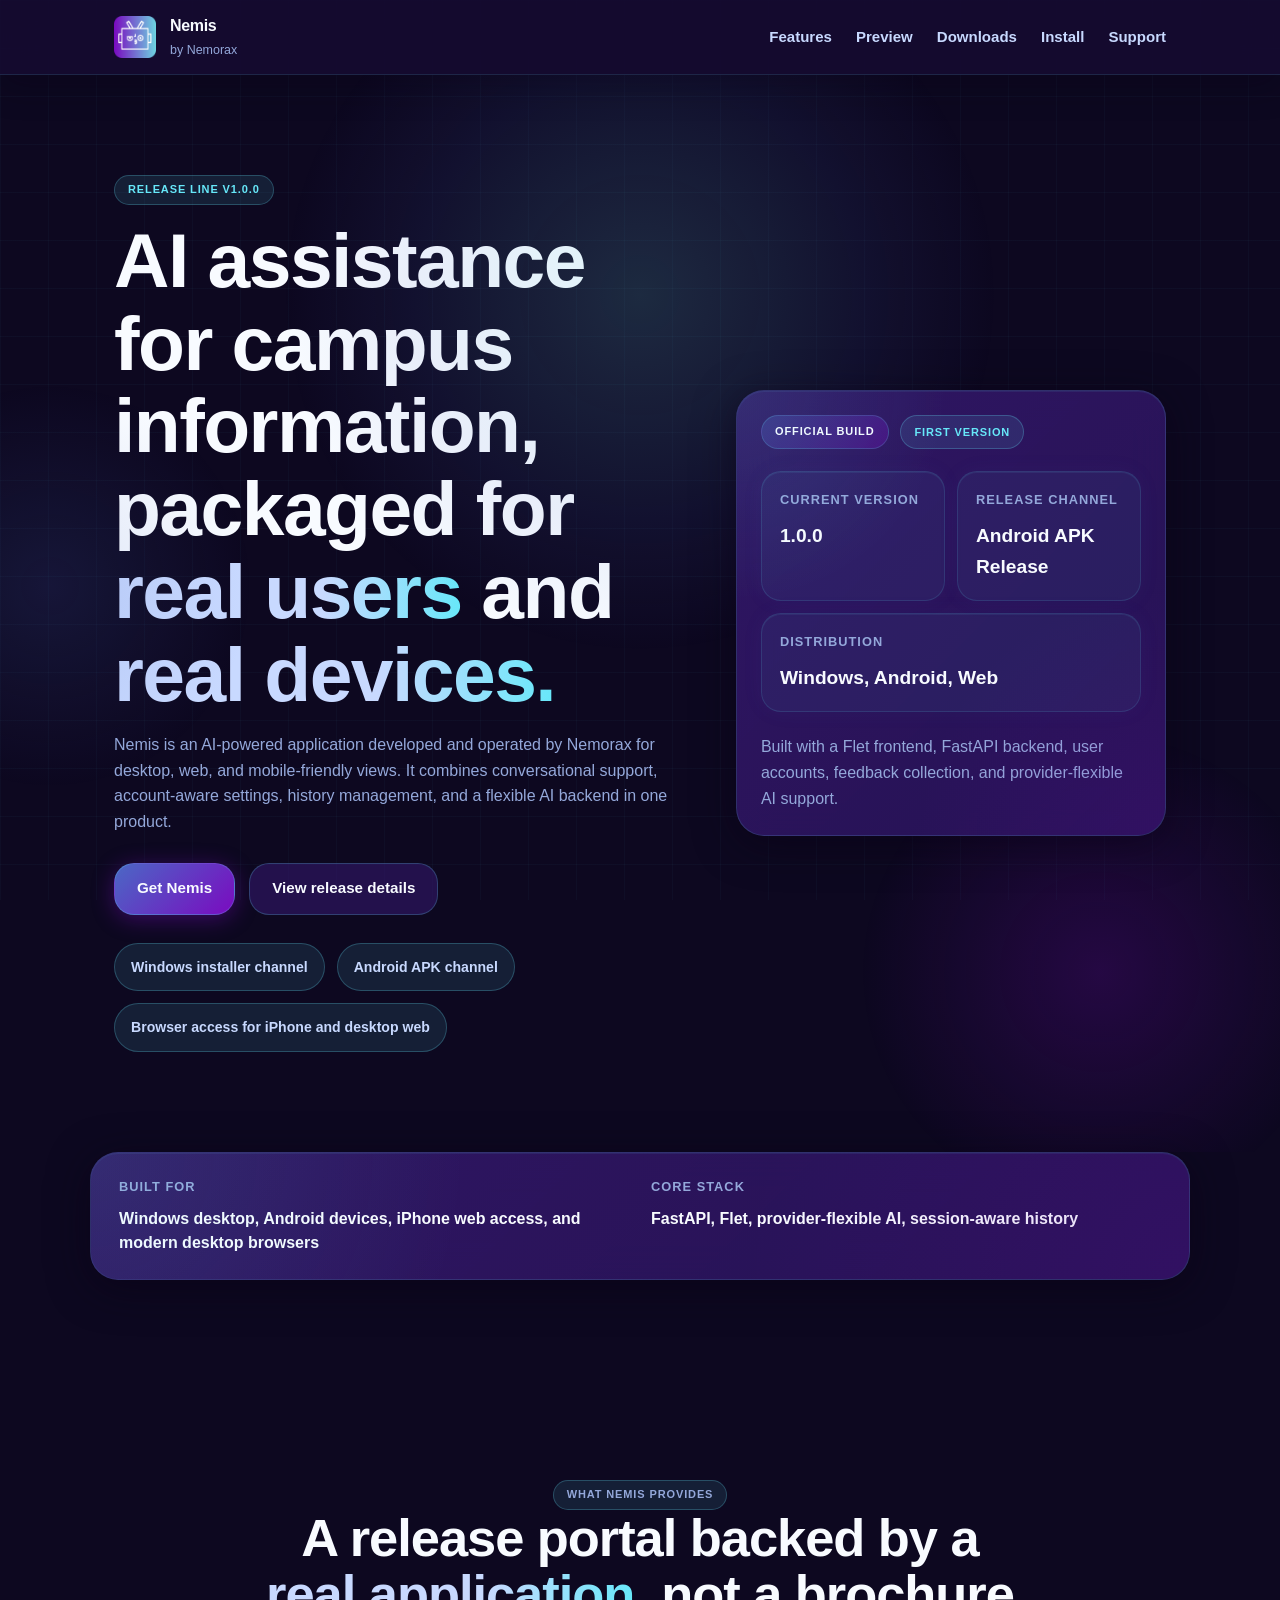
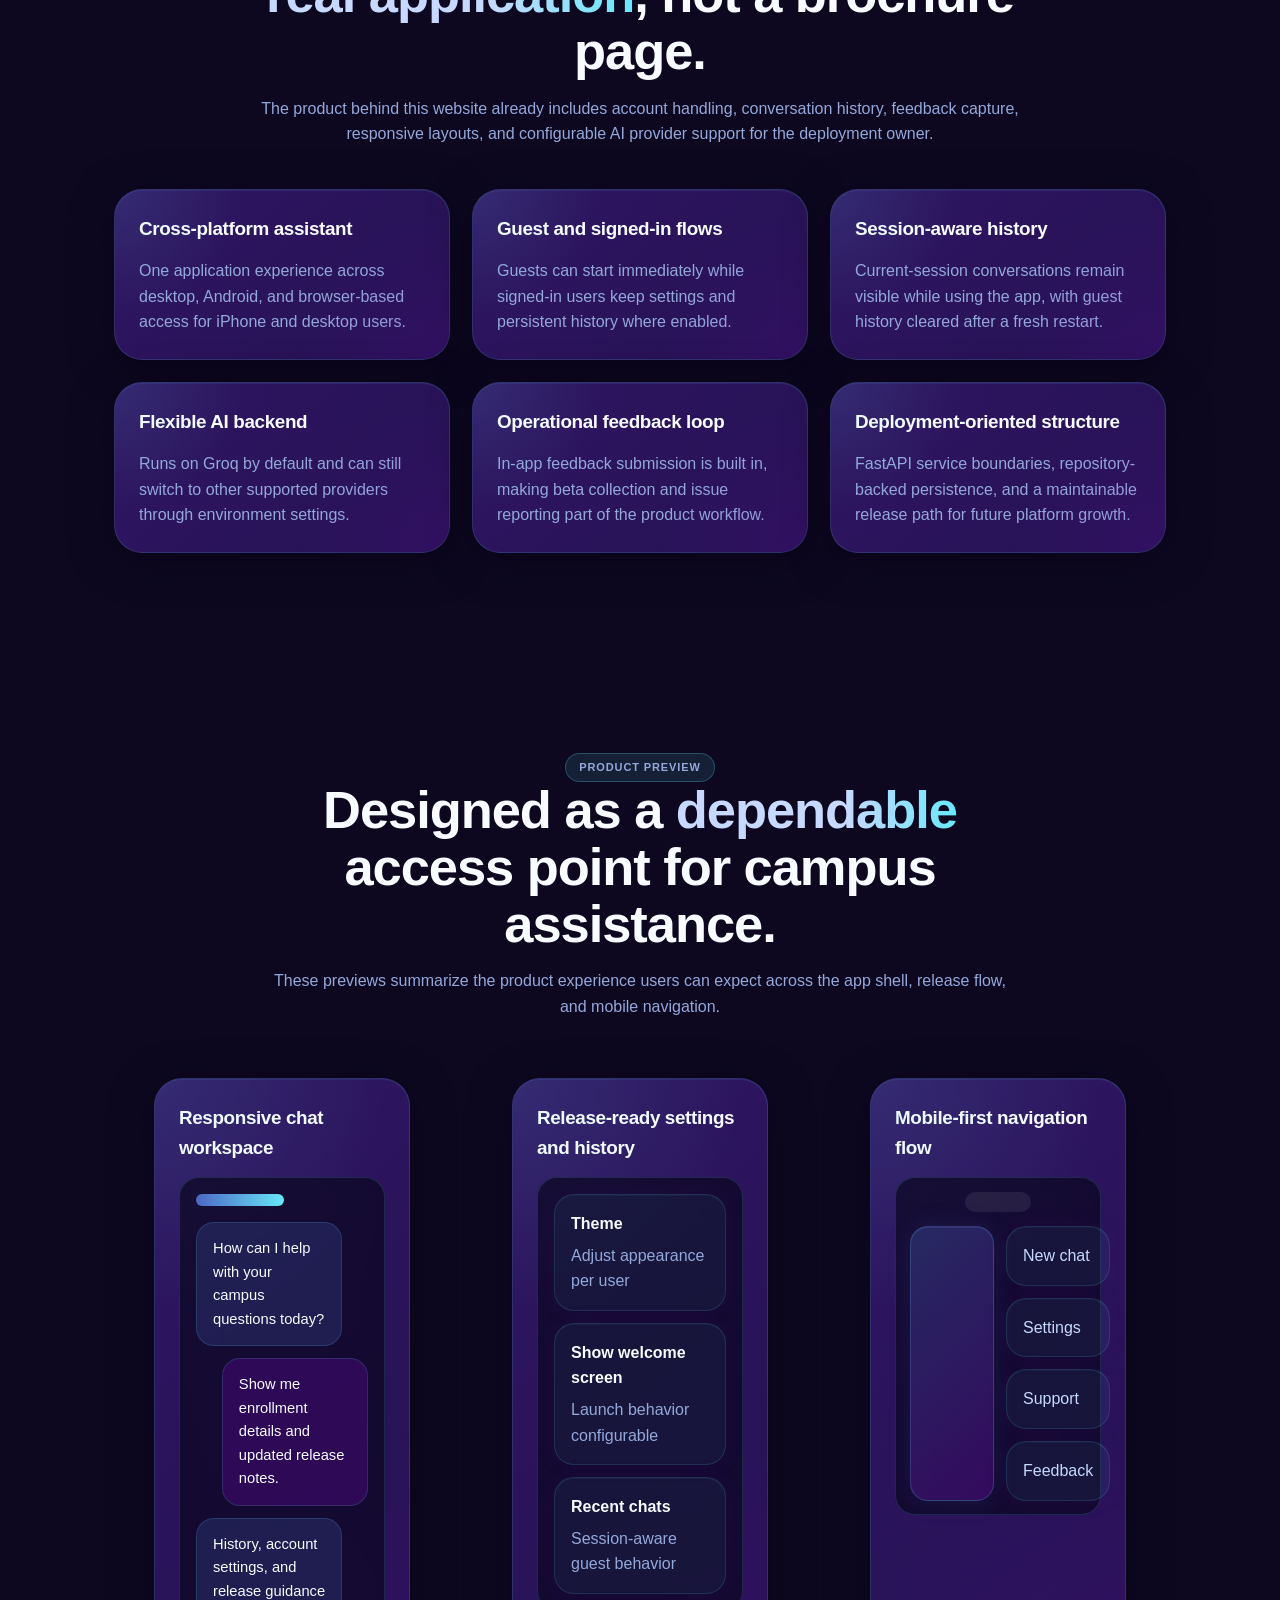
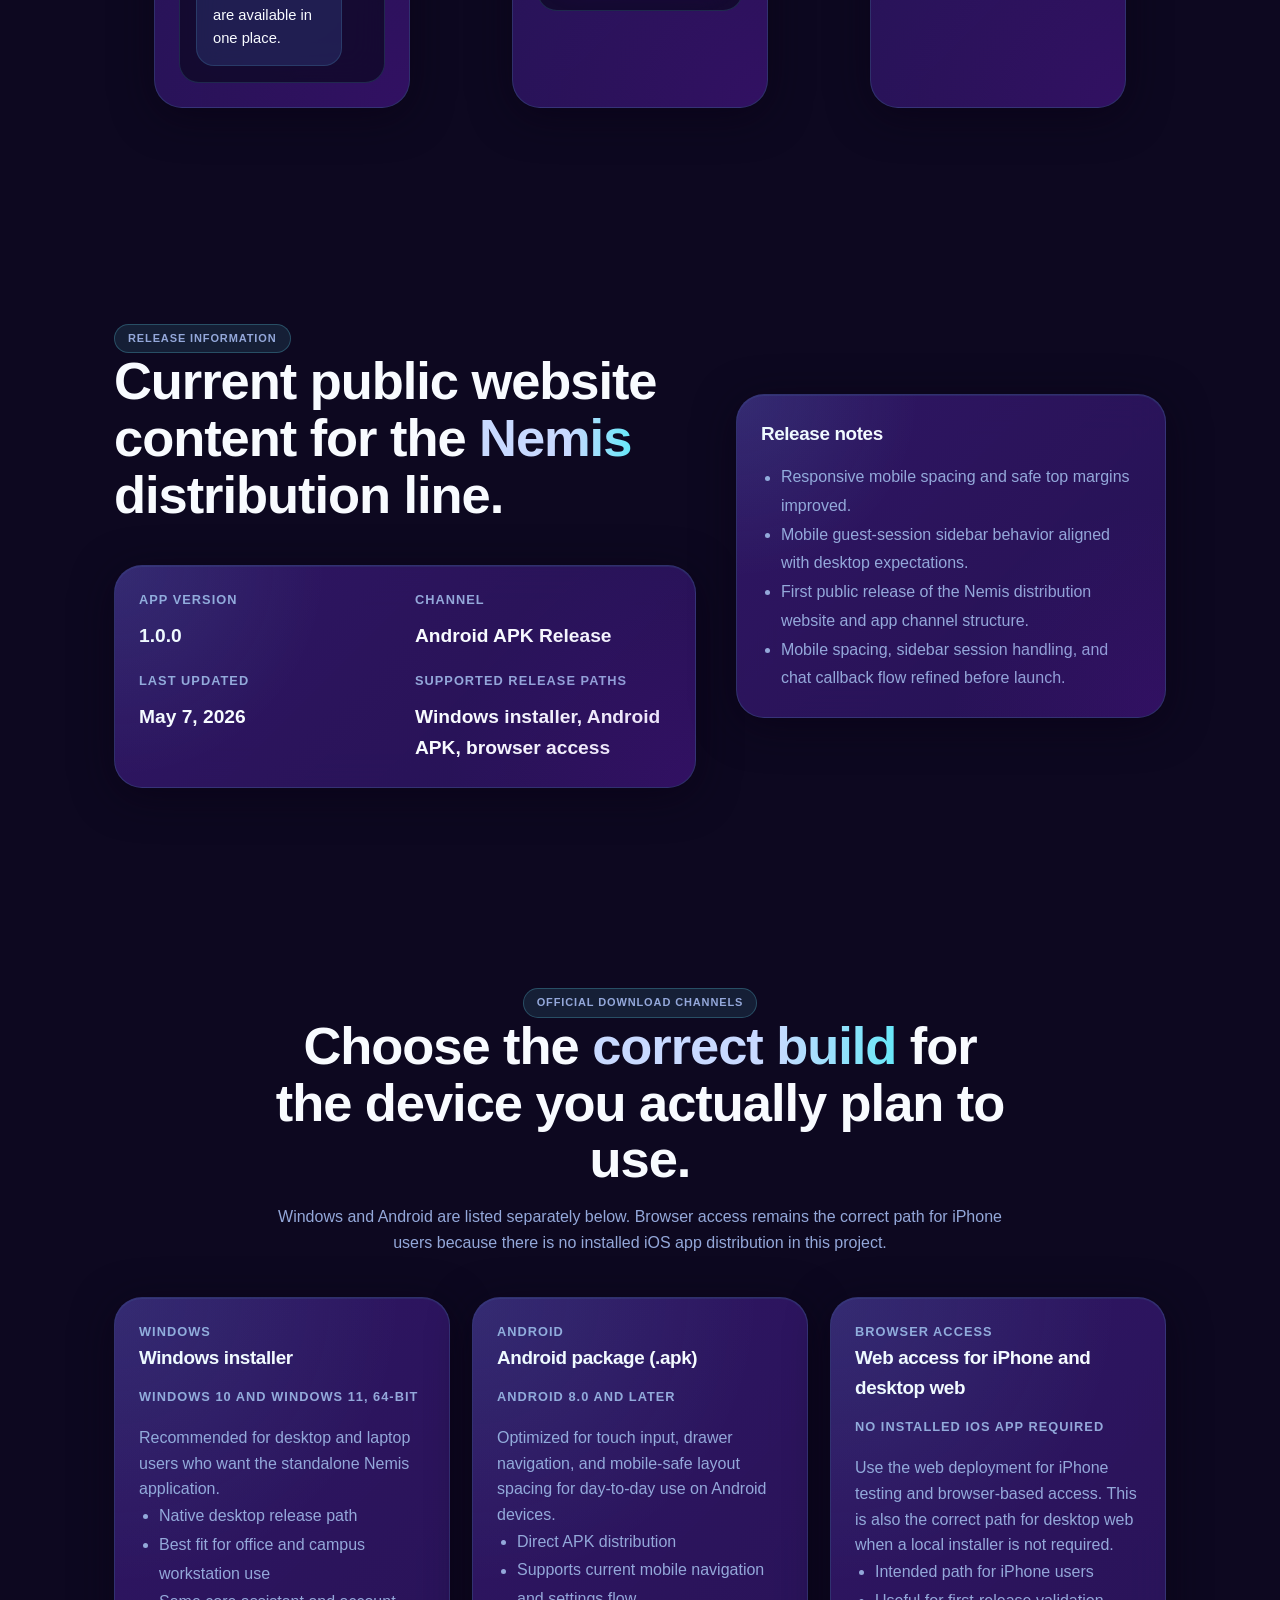
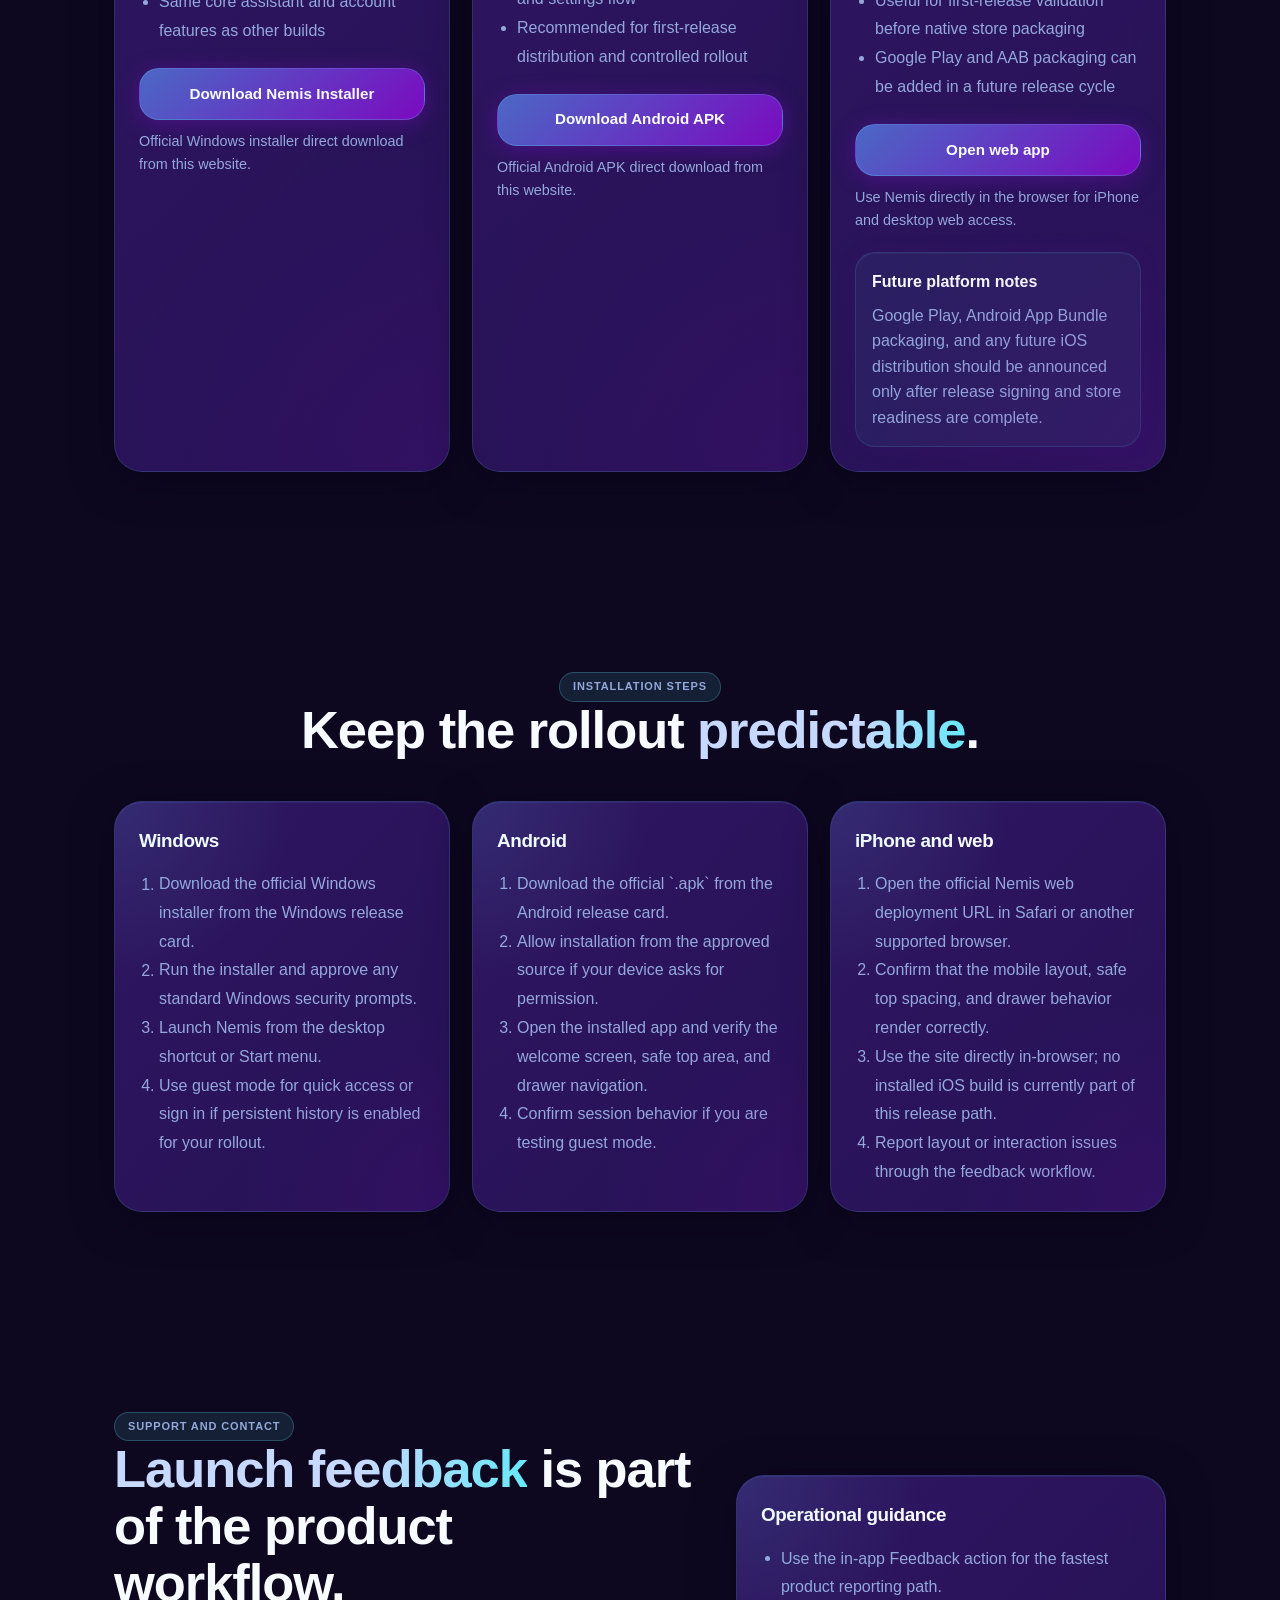
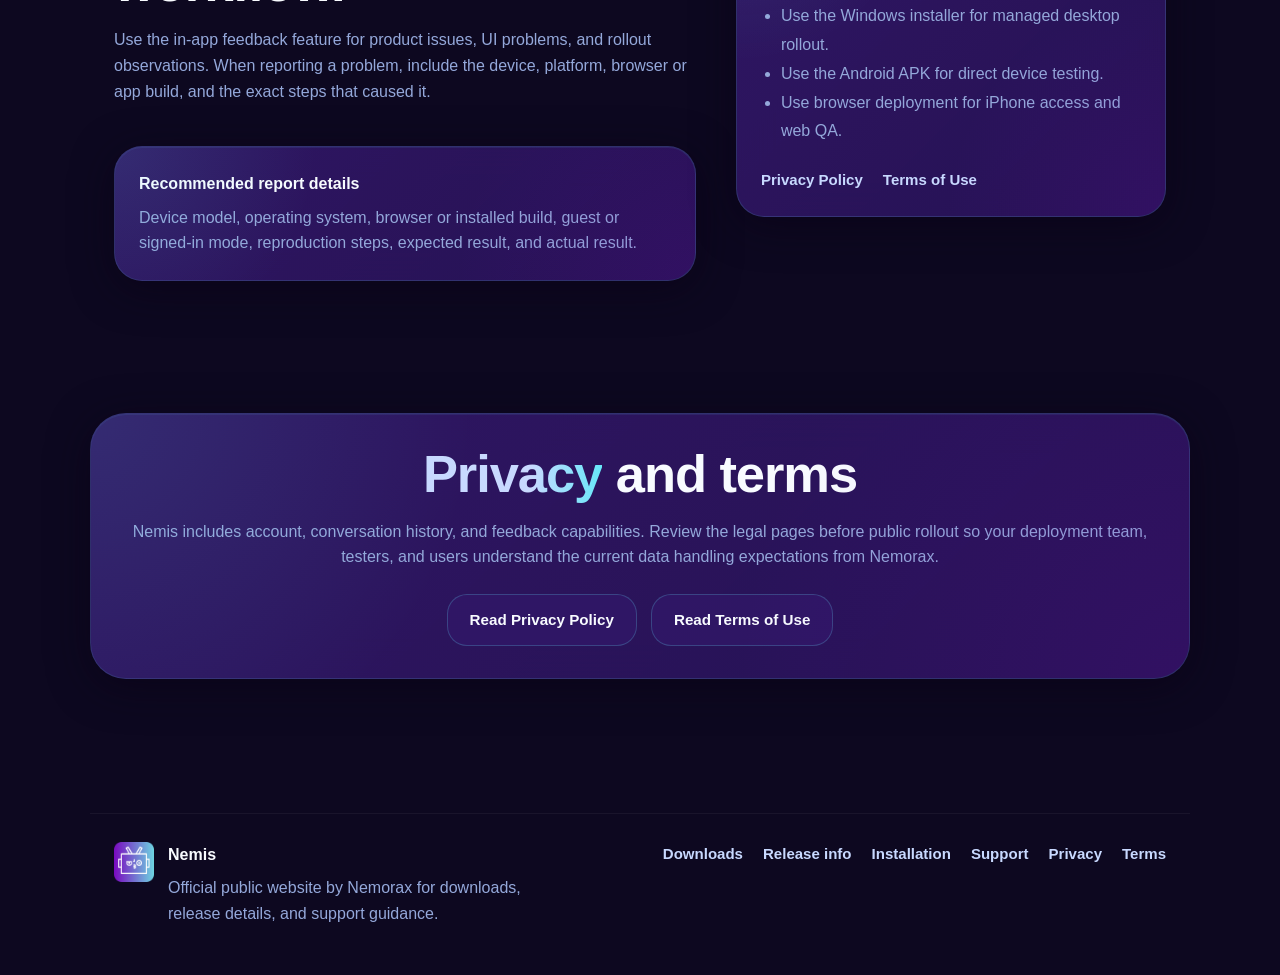
<file: website/index.html>
<!DOCTYPE html>
<html lang="en">
<head>
  <meta charset="UTF-8">
  <meta name="viewport" content="width=device-width, initial-scale=1.0, viewport-fit=cover">
  <meta name="theme-color" content="#08111f">
  <meta name="description" content="Official Nemis download website by Nemorax. Learn what Nemis does, review release information, and access the current Windows and Android distribution channels.">
  <meta name="robots" content="index,follow">
  <meta property="og:title" content="Nemis by Nemorax | Official Downloads">
  <meta property="og:description" content="Official public website for Nemis releases, installation guidance, platform availability, and support information.">
  <meta property="og:type" content="website">
  <meta property="og:image" content="assets/Nemorax.png">
  <title>Nemis by Nemorax | Official Downloads</title>
  <link rel="icon" type="image/png" sizes="32x32" href="assets/favicon-32.png?v=1">
  <link rel="shortcut icon" href="assets/favicon-32.png?v=1">
  <link rel="apple-touch-icon" sizes="180x180" href="assets/apple-touch-icon.png?v=1">
  <link rel="stylesheet" href="assets/css/main.css">
</head>
<body>
  <div class="site-shell">
    <header class="topbar">
      <div class="container topbar__inner">
        <a class="brand" href="#home" aria-label="Nemis home">
          <img class="brand__mark" src="assets/Nemorax.png" alt="Nemorax logo">
          <span class="brand__text">
            <strong>Nemis</strong>
            <small>by Nemorax</small>
          </span>
        </a>
        <button class="menu-toggle" type="button" aria-expanded="false" aria-controls="site-nav">
          <span></span>
          <span></span>
        </button>
        <nav class="site-nav" id="site-nav" aria-label="Primary">
          <a href="#features">Features</a>
          <a href="#preview">Preview</a>
          <a href="#downloads">Downloads</a>
          <a href="#install">Install</a>
          <a href="#support">Support</a>
        </nav>
      </div>
    </header>

    <main id="home">
      <section class="hero section">
        <div class="hero__backdrop hero__backdrop--north"></div>
        <div class="hero__backdrop hero__backdrop--east"></div>
        <div class="container hero__grid">
          <div class="hero__copy reveal">
            <p class="eyebrow">Release line v1.0.0</p>
            <h1>AI assistance for campus information, packaged for <span class="shimmer-text">real users</span> and <span class="shimmer-text">real devices.</span></h1>
            <p class="hero__lede">
              Nemis is an AI-powered application developed and operated by Nemorax for desktop, web, and mobile-friendly views.
              It combines conversational support, account-aware settings, history management, and a flexible AI backend in one product.
            </p>
            <div class="hero__actions">
              <a class="button button--primary" href="#downloads">Get Nemis</a>
              <a class="button button--secondary" href="#release">View release details</a>
            </div>
            <ul class="hero__meta" aria-label="Release highlights">
              <li>Windows installer channel</li>
              <li>Android APK channel</li>
              <li>Browser access for iPhone and desktop web</li>
            </ul>
          </div>
          <div class="hero__panel reveal" data-delay="120">
            <div class="hero-card">
              <div class="hero-card__top">
                <span class="status-pill status-pill--ok">Official build</span>
                <span class="status-pill">First version</span>
              </div>
              <div class="hero-card__body">
                <div class="hero-card__stat">
                  <span>Current version</span>
                  <strong data-release-version>1.0.0</strong>
                </div>
                <div class="hero-card__stat">
                  <span>Release channel</span>
                  <strong data-release-channel>Initial Release</strong>
                </div>
                <div class="hero-card__stat">
                  <span>Distribution</span>
                  <strong>Windows, Android, Web</strong>
                </div>
              </div>
              <div class="hero-card__footer">
                <p>Built with a Flet frontend, FastAPI backend, user accounts, feedback collection, and provider-flexible AI support.</p>
              </div>
            </div>
          </div>
        </div>
      </section>

      <section class="section trust-strip">
        <div class="container trust-strip__inner reveal">
          <div>
            <span class="trust-strip__label">Built for</span>
            <strong>Windows desktop, Android devices, iPhone web access, and modern desktop browsers</strong>
          </div>
          <div>
            <span class="trust-strip__label">Core stack</span>
            <strong>FastAPI, Flet, provider-flexible AI, session-aware history</strong>
          </div>
        </div>
      </section>

      <section class="section" id="features">
        <div class="container">
          <div class="section-head reveal">
            <p class="eyebrow">What Nemis provides</p>
            <h2>A release portal backed by a <span class="shimmer-text">real application</span>, not a brochure page.</h2>
            <p>
              The product behind this website already includes account handling, conversation history, feedback capture,
              responsive layouts, and configurable AI provider support for the deployment owner.
            </p>
          </div>
          <div class="feature-grid">
            <article class="feature-card reveal">
              <h3>Cross-platform assistant</h3>
              <p>One application experience across desktop, Android, and browser-based access for iPhone and desktop users.</p>
            </article>
            <article class="feature-card reveal" data-delay="80">
              <h3>Guest and signed-in flows</h3>
              <p>Guests can start immediately while signed-in users keep settings and persistent history where enabled.</p>
            </article>
            <article class="feature-card reveal" data-delay="120">
              <h3>Session-aware history</h3>
              <p>Current-session conversations remain visible while using the app, with guest history cleared after a fresh restart.</p>
            </article>
            <article class="feature-card reveal">
              <h3>Flexible AI backend</h3>
              <p>Runs on Groq by default and can still switch to other supported providers through environment settings.</p>
            </article>
            <article class="feature-card reveal" data-delay="80">
              <h3>Operational feedback loop</h3>
              <p>In-app feedback submission is built in, making beta collection and issue reporting part of the product workflow.</p>
            </article>
            <article class="feature-card reveal" data-delay="120">
              <h3>Deployment-oriented structure</h3>
              <p>FastAPI service boundaries, repository-backed persistence, and a maintainable release path for future platform growth.</p>
            </article>
          </div>
        </div>
      </section>

      <section class="section preview" id="preview">
        <div class="container">
          <div class="section-head reveal">
            <p class="eyebrow">Product preview</p>
            <h2>Designed as a <span class="shimmer-text">dependable</span> access point for campus assistance.</h2>
            <p>These previews summarize the product experience users can expect across the app shell, release flow, and mobile navigation.</p>
          </div>
          <div class="preview-grid">
            <figure class="preview-card reveal">
              <figcaption>Responsive chat workspace</figcaption>
              <div class="ui-frame">
                <div class="ui-frame__bar"></div>
                <div class="ui-frame__content">
                  <div class="ui-bubble ui-bubble--assistant">How can I help with your campus questions today?</div>
                  <div class="ui-bubble ui-bubble--user">Show me enrollment details and updated release notes.</div>
                  <div class="ui-bubble ui-bubble--assistant">History, account settings, and release guidance are available in one place.</div>
                </div>
              </div>
            </figure>
            <figure class="preview-card reveal" data-delay="80">
              <figcaption>Release-ready settings and history</figcaption>
              <div class="ui-frame ui-frame--panel">
                <div class="ui-list">
                  <div class="ui-list__item">
                    <strong>Theme</strong>
                    <span>Adjust appearance per user</span>
                  </div>
                  <div class="ui-list__item">
                    <strong>Show welcome screen</strong>
                    <span>Launch behavior configurable</span>
                  </div>
                  <div class="ui-list__item">
                    <strong>Recent chats</strong>
                    <span>Session-aware guest behavior</span>
                  </div>
                </div>
              </div>
            </figure>
            <figure class="preview-card reveal" data-delay="120">
              <figcaption>Mobile-first navigation flow</figcaption>
              <div class="phone-frame">
                <div class="phone-frame__notch"></div>
                <div class="phone-frame__screen">
                  <div class="phone-frame__drawer"></div>
                  <div class="phone-frame__tiles">
                    <span>New chat</span>
                    <span>Settings</span>
                    <span>Support</span>
                    <span>Feedback</span>
                  </div>
                </div>
              </div>
            </figure>
          </div>
        </div>
      </section>

      <section class="section release" id="release">
        <div class="container release__grid">
          <div class="release__main reveal">
            <div class="section-head section-head--left">
              <p class="eyebrow">Release information</p>
              <h2>Current public website content for the <span class="shimmer-text">Nemis</span> distribution line.</h2>
            </div>
            <div class="release-card">
              <dl class="release-stats">
                <div>
                  <dt>App version</dt>
                  <dd data-release-version>1.0.0</dd>
                </div>
                <div>
                  <dt>Channel</dt>
                  <dd data-release-channel>Initial Release</dd>
                </div>
                <div>
                  <dt>Last updated</dt>
                  <dd data-release-updated>April 12, 2026</dd>
                </div>
                <div>
                  <dt>Supported release paths</dt>
                  <dd>Windows installer, Android APK, browser access</dd>
                </div>
              </dl>
            </div>
          </div>
          <aside class="release__aside reveal" data-delay="100">
            <div class="release-note">
              <h3>Release notes</h3>
              <ul>
                <li>Responsive mobile spacing and safe top margins improved.</li>
                <li>Mobile guest-session sidebar behavior aligned with desktop expectations.</li>
                <li>First public release of the Nemis distribution website and app channel structure.</li>
                <li>Mobile spacing, sidebar session handling, and chat callback flow refined before launch.</li>
              </ul>
            </div>
          </aside>
        </div>
      </section>

      <section class="section downloads" id="downloads">
        <div class="container">
          <div class="section-head reveal">
            <p class="eyebrow">Official download channels</p>
            <h2>Choose the <span class="shimmer-text">correct build</span> for the device you actually plan to use.</h2>
            <p>Windows and Android are listed separately below. Browser access remains the correct path for iPhone users because there is no installed iOS app distribution in this project.</p>
          </div>
          <div class="download-grid">
            <article class="download-card reveal" data-platform="windows">
              <header>
                <p class="download-card__platform">Windows</p>
                <h3>Windows installer</h3>
                <span class="download-card__meta">Windows 10 and Windows 11, 64-bit</span>
              </header>
              <p>Recommended for desktop and laptop users who want the standalone Nemis application.</p>
              <ul class="download-card__list">
                <li>Native desktop release path</li>
                <li>Best fit for office and campus workstation use</li>
                <li>Same core assistant and account features as other builds</li>
              </ul>
              <div class="download-card__actions" data-download-windows></div>
            </article>

            <article class="download-card reveal" data-delay="80" data-platform="android">
              <header>
                <p class="download-card__platform">Android</p>
                <h3>Android package (.apk)</h3>
                <span class="download-card__meta">Android 8.0 and later</span>
              </header>
              <p>Optimized for touch input, drawer navigation, and mobile-safe layout spacing for day-to-day use on Android devices.</p>
              <ul class="download-card__list">
                <li>Direct APK distribution</li>
                <li>Supports current mobile navigation and settings flow</li>
                <li>Recommended for first-release distribution and controlled rollout</li>
              </ul>
              <div class="download-card__actions" data-download-android></div>
            </article>

            <article class="download-card reveal" data-delay="120">
              <header>
                <p class="download-card__platform">Browser access</p>
                <h3>Web access for iPhone and desktop web</h3>
                <span class="download-card__meta">No installed iOS app required</span>
              </header>
              <p>Use the web deployment for iPhone testing and browser-based access. This is also the correct path for desktop web when a local installer is not required.</p>
              <ul class="download-card__list">
                <li>Intended path for iPhone users</li>
                <li>Useful for first-release validation before native store packaging</li>
                <li>Google Play and AAB packaging can be added in a future release cycle</li>
              </ul>
              <div class="download-card__actions" data-download-web></div>
              <div class="download-card__note">
                <strong>Future platform notes</strong>
                <p>Google Play, Android App Bundle packaging, and any future iOS distribution should be announced only after release signing and store readiness are complete.</p>
              </div>
            </article>
          </div>
        </div>
      </section>

      <section class="section install" id="install">
        <div class="container">
          <div class="section-head reveal">
            <p class="eyebrow">Installation steps</p>
            <h2>Keep the rollout <span class="shimmer-text">predictable</span>.</h2>
          </div>
          <div class="install-grid">
            <article class="install-card reveal">
              <h3>Windows</h3>
              <ol>
                <li>Download the official Windows installer from the Windows release card.</li>
                <li>Run the installer and approve any standard Windows security prompts.</li>
                <li>Launch Nemis from the desktop shortcut or Start menu.</li>
                <li>Use guest mode for quick access or sign in if persistent history is enabled for your rollout.</li>
              </ol>
            </article>
            <article class="install-card reveal" data-delay="80">
              <h3>Android</h3>
              <ol>
                <li>Download the official `.apk` from the Android release card.</li>
                <li>Allow installation from the approved source if your device asks for permission.</li>
                <li>Open the installed app and verify the welcome screen, safe top area, and drawer navigation.</li>
                <li>Confirm session behavior if you are testing guest mode.</li>
              </ol>
            </article>
            <article class="install-card reveal" data-delay="120">
              <h3>iPhone and web</h3>
              <ol>
                <li>Open the official Nemis web deployment URL in Safari or another supported browser.</li>
                <li>Confirm that the mobile layout, safe top spacing, and drawer behavior render correctly.</li>
                <li>Use the site directly in-browser; no installed iOS build is currently part of this release path.</li>
                <li>Report layout or interaction issues through the feedback workflow.</li>
              </ol>
            </article>
          </div>
        </div>
      </section>

      <section class="section support" id="support">
        <div class="container support__grid">
          <div class="support__copy reveal">
            <div class="section-head section-head--left">
              <p class="eyebrow">Support and contact</p>
              <h2><span class="shimmer-text">Launch feedback</span> is part of the product workflow.</h2>
              <p>Use the in-app feedback feature for product issues, UI problems, and rollout observations. When reporting a problem, include the device, platform, browser or app build, and the exact steps that caused it.</p>
            </div>
            <div class="support-callout">
              <strong>Recommended report details</strong>
              <p>Device model, operating system, browser or installed build, guest or signed-in mode, reproduction steps, expected result, and actual result.</p>
            </div>
          </div>
          <div class="support__panel reveal" data-delay="80">
            <div class="support-card">
              <h3>Operational guidance</h3>
              <ul>
                <li>Use the in-app Feedback action for the fastest product reporting path.</li>
                <li>Use the Windows installer for managed desktop rollout.</li>
                <li>Use the Android APK for direct device testing.</li>
                <li>Use browser deployment for iPhone access and web QA.</li>
              </ul>
              <div class="support-card__links">
                <a href="privacy.html">Privacy Policy</a>
                <a href="terms.html">Terms of Use</a>
              </div>
            </div>
          </div>
        </div>
      </section>

      <section class="section policy-brief">
        <div class="container policy-brief__inner reveal">
          <h2><span class="shimmer-text">Privacy</span> and terms</h2>
          <p>Nemis includes account, conversation history, and feedback capabilities. Review the legal pages before public rollout so your deployment team, testers, and users understand the current data handling expectations from Nemorax.</p>
          <div class="policy-brief__actions">
            <a class="button button--secondary" href="privacy.html">Read Privacy Policy</a>
            <a class="button button--secondary" href="terms.html">Read Terms of Use</a>
          </div>
        </div>
      </section>
    </main>

    <footer class="site-footer">
      <div class="container site-footer__inner">
        <div class="site-footer__brand">
          <img src="assets/Nemorax.png" alt="Nemorax logo">
          <div>
            <strong>Nemis</strong>
            <p>Official public website by Nemorax for downloads, release details, and support guidance.</p>
          </div>
        </div>
        <nav class="site-footer__links" aria-label="Footer">
          <a href="#downloads">Downloads</a>
          <a href="#release">Release info</a>
          <a href="#install">Installation</a>
          <a href="#support">Support</a>
          <a href="privacy.html">Privacy</a>
          <a href="terms.html">Terms</a>
        </nav>
      </div>
    </footer>
  </div>
  <script src="assets/js/site-config.js"></script>
  <script src="assets/js/main.js"></script>
</body>
</html>
</file>
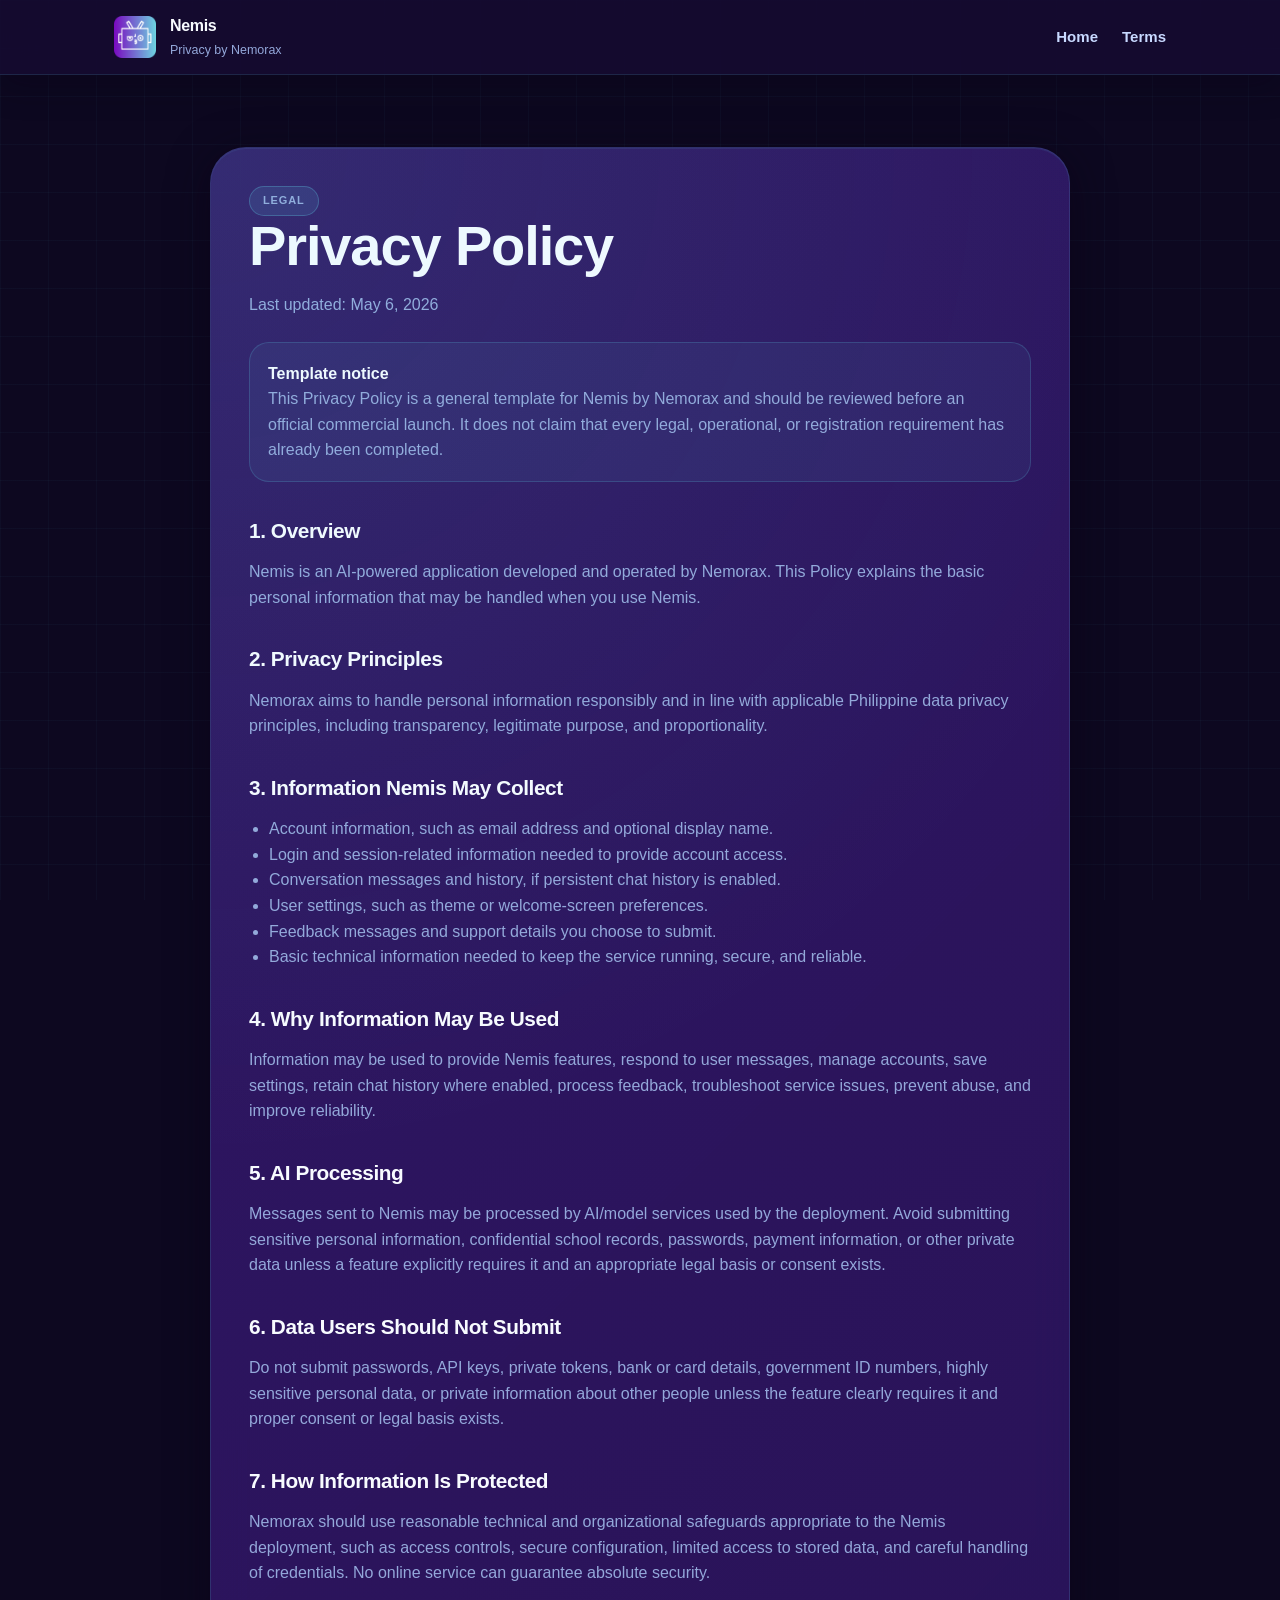
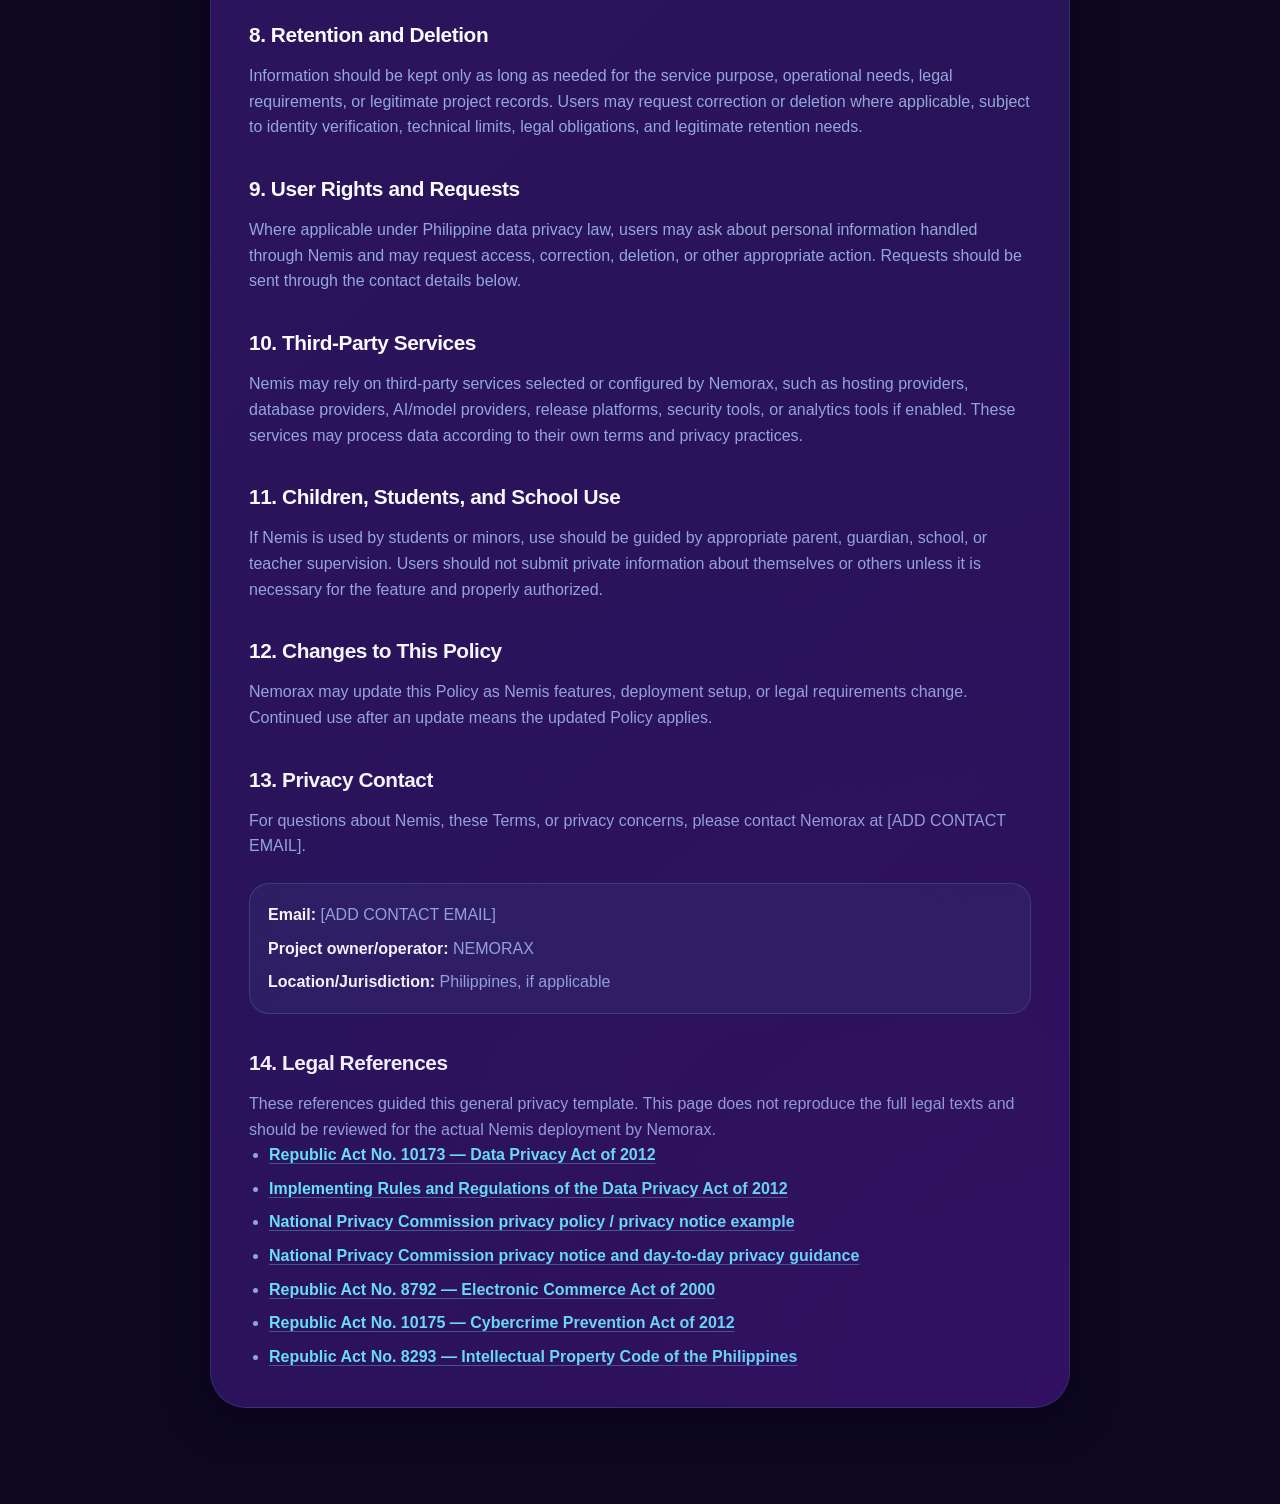
<file: website/privacy.html>
<!DOCTYPE html>
<html lang="en">
<head>
  <meta charset="UTF-8">
  <meta name="viewport" content="width=device-width, initial-scale=1.0, viewport-fit=cover">
  <meta name="theme-color" content="#08111f">
  <meta name="description" content="Nemis by Nemorax privacy policy and data protection notice.">
  <title>Nemis by Nemorax | Privacy Policy</title>
  <link rel="icon" type="image/png" sizes="32x32" href="assets/favicon-32.png?v=1">
  <link rel="shortcut icon" href="assets/favicon-32.png?v=1">
  <link rel="apple-touch-icon" sizes="180x180" href="assets/apple-touch-icon.png?v=1">
  <link rel="stylesheet" href="assets/css/main.css">
</head>
<body class="legal">
  <header class="topbar">
    <div class="container topbar__inner">
      <a class="brand" href="index.html">
        <img class="brand__mark" src="assets/Nemorax.png" alt="Nemorax logo">
        <span class="brand__text">
          <strong>Nemis</strong>
          <small>Privacy by Nemorax</small>
        </span>
      </a>
      <nav class="site-nav" aria-label="Legal navigation">
        <a href="index.html">Home</a>
        <a href="terms.html">Terms</a>
      </nav>
    </div>
  </header>

  <main>
    <div class="container">
      <article class="legal-card">
        <p class="eyebrow">Legal</p>
        <h1>Privacy Policy</h1>
        <p class="legal-meta">Last updated: May 6, 2026</p>

        <div class="legal-notice">
          <strong>Template notice</strong>
          <p>This Privacy Policy is a general template for Nemis by Nemorax and should be reviewed before an official commercial launch. It does not claim that every legal, operational, or registration requirement has already been completed.</p>
        </div>

        <h2>1. Overview</h2>
        <p>Nemis is an AI-powered application developed and operated by Nemorax. This Policy explains the basic personal information that may be handled when you use Nemis.</p>

        <h2>2. Privacy Principles</h2>
        <p>Nemorax aims to handle personal information responsibly and in line with applicable Philippine data privacy principles, including transparency, legitimate purpose, and proportionality.</p>

        <h2>3. Information Nemis May Collect</h2>
        <ul>
          <li>Account information, such as email address and optional display name.</li>
          <li>Login and session-related information needed to provide account access.</li>
          <li>Conversation messages and history, if persistent chat history is enabled.</li>
          <li>User settings, such as theme or welcome-screen preferences.</li>
          <li>Feedback messages and support details you choose to submit.</li>
          <li>Basic technical information needed to keep the service running, secure, and reliable.</li>
        </ul>

        <h2>4. Why Information May Be Used</h2>
        <p>Information may be used to provide Nemis features, respond to user messages, manage accounts, save settings, retain chat history where enabled, process feedback, troubleshoot service issues, prevent abuse, and improve reliability.</p>

        <h2>5. AI Processing</h2>
        <p>Messages sent to Nemis may be processed by AI/model services used by the deployment. Avoid submitting sensitive personal information, confidential school records, passwords, payment information, or other private data unless a feature explicitly requires it and an appropriate legal basis or consent exists.</p>

        <h2>6. Data Users Should Not Submit</h2>
        <p>Do not submit passwords, API keys, private tokens, bank or card details, government ID numbers, highly sensitive personal data, or private information about other people unless the feature clearly requires it and proper consent or legal basis exists.</p>

        <h2>7. How Information Is Protected</h2>
        <p>Nemorax should use reasonable technical and organizational safeguards appropriate to the Nemis deployment, such as access controls, secure configuration, limited access to stored data, and careful handling of credentials. No online service can guarantee absolute security.</p>

        <h2>8. Retention and Deletion</h2>
        <p>Information should be kept only as long as needed for the service purpose, operational needs, legal requirements, or legitimate project records. Users may request correction or deletion where applicable, subject to identity verification, technical limits, legal obligations, and legitimate retention needs.</p>

        <h2>9. User Rights and Requests</h2>
        <p>Where applicable under Philippine data privacy law, users may ask about personal information handled through Nemis and may request access, correction, deletion, or other appropriate action. Requests should be sent through the contact details below.</p>

        <h2>10. Third-Party Services</h2>
        <p>Nemis may rely on third-party services selected or configured by Nemorax, such as hosting providers, database providers, AI/model providers, release platforms, security tools, or analytics tools if enabled. These services may process data according to their own terms and privacy practices.</p>

        <h2>11. Children, Students, and School Use</h2>
        <p>If Nemis is used by students or minors, use should be guided by appropriate parent, guardian, school, or teacher supervision. Users should not submit private information about themselves or others unless it is necessary for the feature and properly authorized.</p>

        <h2>12. Changes to This Policy</h2>
        <p>Nemorax may update this Policy as Nemis features, deployment setup, or legal requirements change. Continued use after an update means the updated Policy applies.</p>

        <h2>13. Privacy Contact</h2>
        <p>For questions about Nemis, these Terms, or privacy concerns, please contact Nemorax at [ADD CONTACT EMAIL].</p>
        <div class="legal-contact">
          <p><strong>Email:</strong> [ADD CONTACT EMAIL]</p>
          <p><strong>Project owner/operator:</strong> NEMORAX</p>
          <p><strong>Location/Jurisdiction:</strong> Philippines, if applicable</p>
        </div>

        <h2>14. Legal References</h2>
        <p>These references guided this general privacy template. This page does not reproduce the full legal texts and should be reviewed for the actual Nemis deployment by Nemorax.</p>
        <ul class="legal-reference-list">
          <li><a href="https://privacy.gov.ph/data-privacy-act/" rel="noopener">Republic Act No. 10173 — Data Privacy Act of 2012</a></li>
          <li><a href="https://privacy.gov.ph/implementing-rules-regulations-data-privacy-act-2012/" rel="noopener">Implementing Rules and Regulations of the Data Privacy Act of 2012</a></li>
          <li><a href="https://privacy.gov.ph/npc-privacy-policy-2/" rel="noopener">National Privacy Commission privacy policy / privacy notice example</a></li>
          <li><a href="https://privacy.gov.ph/day-to-day/" rel="noopener">National Privacy Commission privacy notice and day-to-day privacy guidance</a></li>
          <li><a href="https://www.set.gov.ph/resources/revised-rules-of-court/republic-act-no-8792/" rel="noopener">Republic Act No. 8792 — Electronic Commerce Act of 2000</a></li>
          <li><a href="https://issuances-library.senate.gov.ph/legislative%2Bissuances/Republic%20Act%20No.%2010175" rel="noopener">Republic Act No. 10175 — Cybercrime Prevention Act of 2012</a></li>
          <li><a href="https://www.officialgazette.gov.ph/1997/06/06/republic-act-no-8293/" rel="noopener">Republic Act No. 8293 — Intellectual Property Code of the Philippines</a></li>
        </ul>
      </article>
    </div>
  </main>
</body>
</html>
</file>
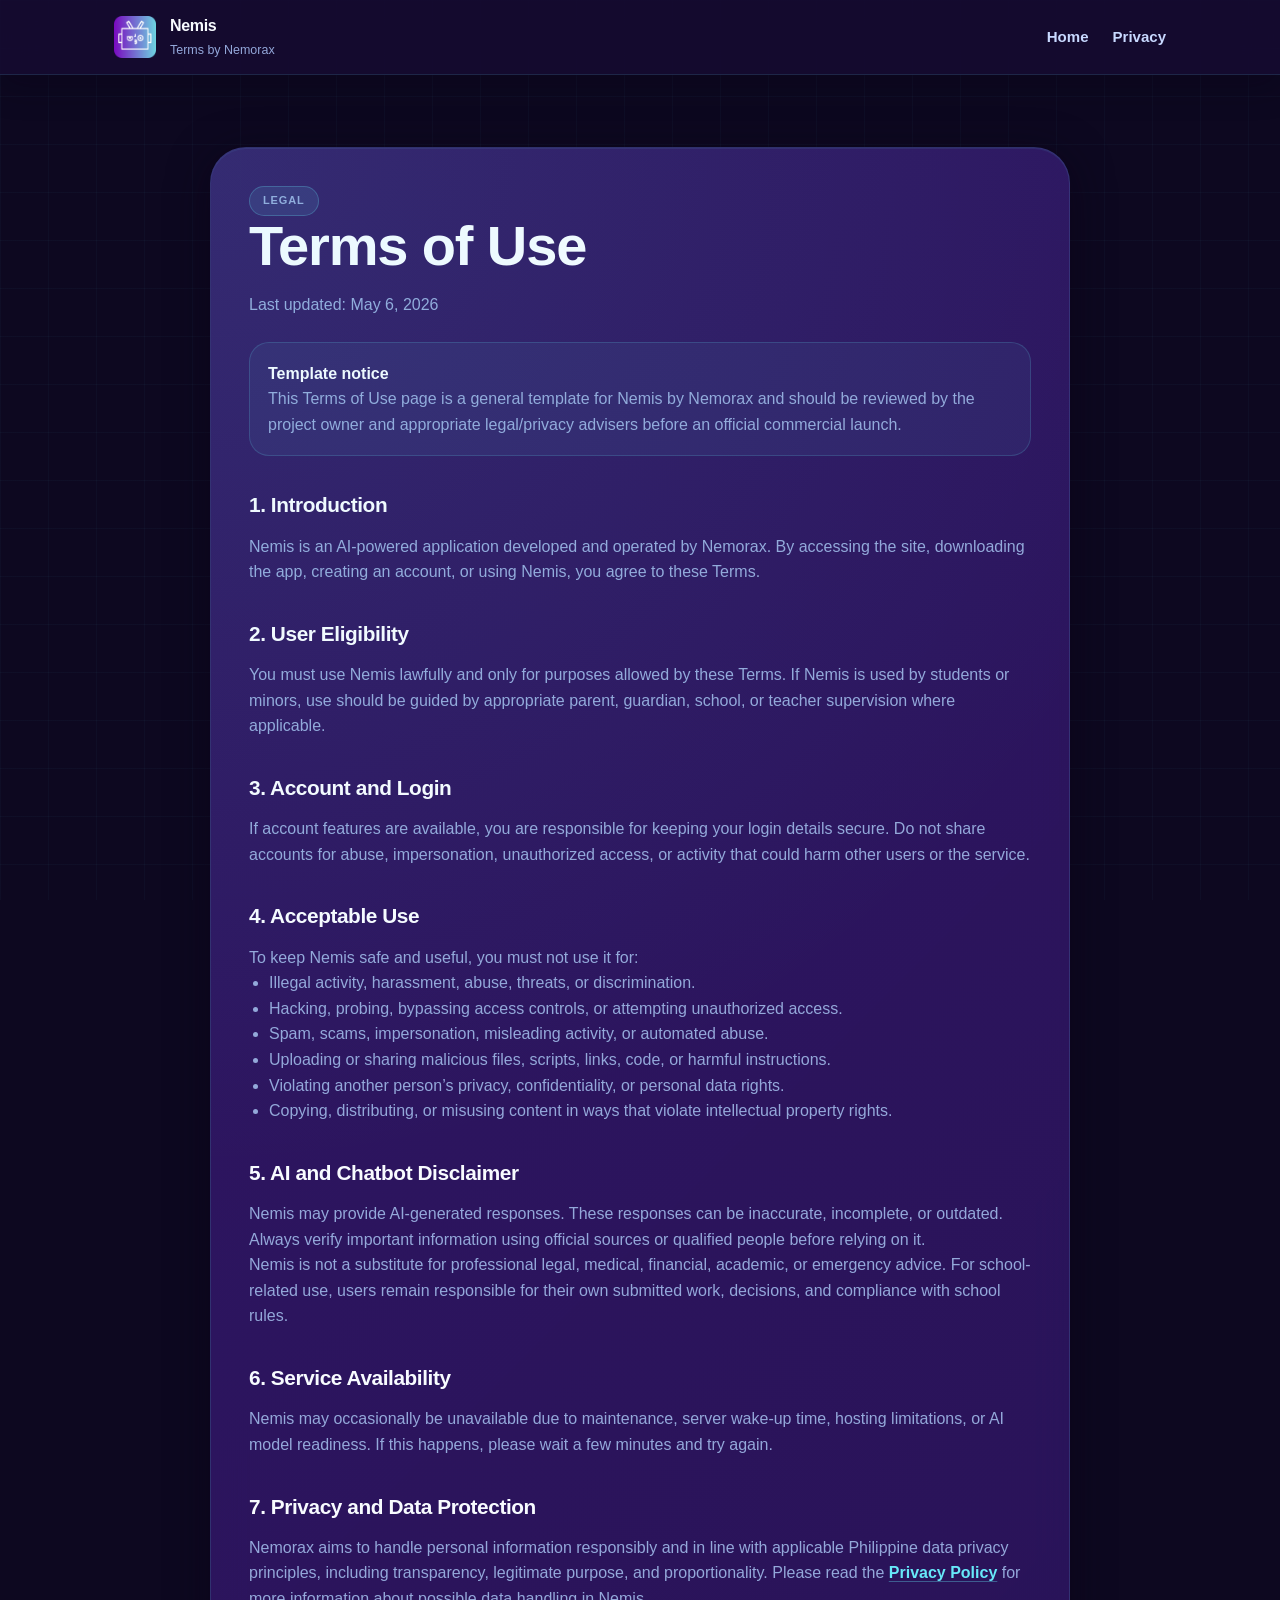
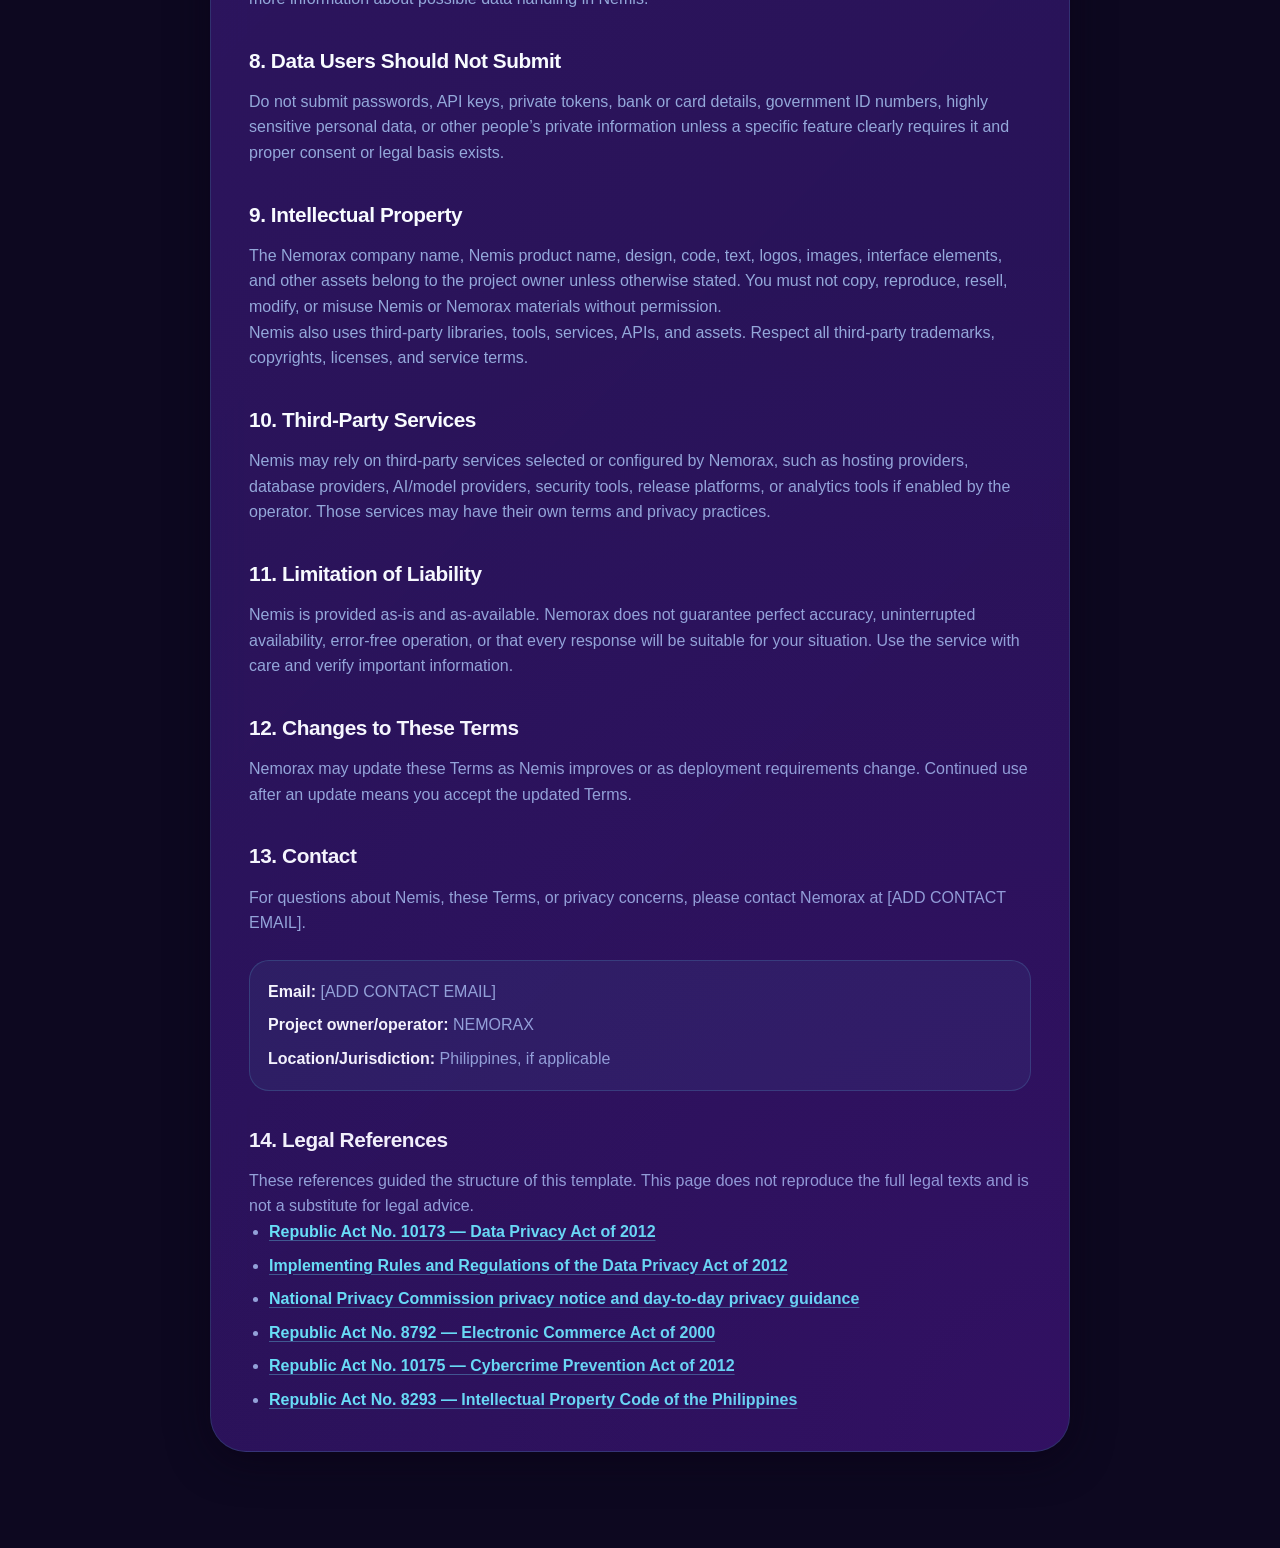
<file: website/terms.html>
<!DOCTYPE html>
<html lang="en">
<head>
  <meta charset="UTF-8">
  <meta name="viewport" content="width=device-width, initial-scale=1.0, viewport-fit=cover">
  <meta name="theme-color" content="#08111f">
  <meta name="description" content="Nemis by Nemorax terms of use and user agreement.">
  <title>Nemis by Nemorax | Terms of Use</title>
  <link rel="icon" type="image/png" sizes="32x32" href="assets/favicon-32.png?v=1">
  <link rel="shortcut icon" href="assets/favicon-32.png?v=1">
  <link rel="apple-touch-icon" sizes="180x180" href="assets/apple-touch-icon.png?v=1">
  <link rel="stylesheet" href="assets/css/main.css">
</head>
<body class="legal">
  <header class="topbar">
    <div class="container topbar__inner">
      <a class="brand" href="index.html">
        <img class="brand__mark" src="assets/Nemorax.png" alt="Nemorax logo">
        <span class="brand__text">
          <strong>Nemis</strong>
          <small>Terms by Nemorax</small>
        </span>
      </a>
      <nav class="site-nav" aria-label="Legal navigation">
        <a href="index.html">Home</a>
        <a href="privacy.html">Privacy</a>
      </nav>
    </div>
  </header>

  <main>
    <div class="container">
      <article class="legal-card">
        <p class="eyebrow">Legal</p>
        <h1>Terms of Use</h1>
        <p class="legal-meta">Last updated: May 6, 2026</p>

        <div class="legal-notice">
          <strong>Template notice</strong>
          <p>This Terms of Use page is a general template for Nemis by Nemorax and should be reviewed by the project owner and appropriate legal/privacy advisers before an official commercial launch.</p>
        </div>

        <h2>1. Introduction</h2>
        <p>Nemis is an AI-powered application developed and operated by Nemorax. By accessing the site, downloading the app, creating an account, or using Nemis, you agree to these Terms.</p>

        <h2>2. User Eligibility</h2>
        <p>You must use Nemis lawfully and only for purposes allowed by these Terms. If Nemis is used by students or minors, use should be guided by appropriate parent, guardian, school, or teacher supervision where applicable.</p>

        <h2>3. Account and Login</h2>
        <p>If account features are available, you are responsible for keeping your login details secure. Do not share accounts for abuse, impersonation, unauthorized access, or activity that could harm other users or the service.</p>

        <h2>4. Acceptable Use</h2>
        <p>To keep Nemis safe and useful, you must not use it for:</p>
        <ul>
          <li>Illegal activity, harassment, abuse, threats, or discrimination.</li>
          <li>Hacking, probing, bypassing access controls, or attempting unauthorized access.</li>
          <li>Spam, scams, impersonation, misleading activity, or automated abuse.</li>
          <li>Uploading or sharing malicious files, scripts, links, code, or harmful instructions.</li>
          <li>Violating another person’s privacy, confidentiality, or personal data rights.</li>
          <li>Copying, distributing, or misusing content in ways that violate intellectual property rights.</li>
        </ul>

        <h2>5. AI and Chatbot Disclaimer</h2>
        <p>Nemis may provide AI-generated responses. These responses can be inaccurate, incomplete, or outdated. Always verify important information using official sources or qualified people before relying on it.</p>
        <p>Nemis is not a substitute for professional legal, medical, financial, academic, or emergency advice. For school-related use, users remain responsible for their own submitted work, decisions, and compliance with school rules.</p>

        <h2>6. Service Availability</h2>
        <p>Nemis may occasionally be unavailable due to maintenance, server wake-up time, hosting limitations, or AI model readiness. If this happens, please wait a few minutes and try again.</p>

        <h2>7. Privacy and Data Protection</h2>
        <p>Nemorax aims to handle personal information responsibly and in line with applicable Philippine data privacy principles, including transparency, legitimate purpose, and proportionality. Please read the <a href="privacy.html">Privacy Policy</a> for more information about possible data handling in Nemis.</p>

        <h2>8. Data Users Should Not Submit</h2>
        <p>Do not submit passwords, API keys, private tokens, bank or card details, government ID numbers, highly sensitive personal data, or other people’s private information unless a specific feature clearly requires it and proper consent or legal basis exists.</p>

        <h2>9. Intellectual Property</h2>
        <p>The Nemorax company name, Nemis product name, design, code, text, logos, images, interface elements, and other assets belong to the project owner unless otherwise stated. You must not copy, reproduce, resell, modify, or misuse Nemis or Nemorax materials without permission.</p>
        <p>Nemis also uses third-party libraries, tools, services, APIs, and assets. Respect all third-party trademarks, copyrights, licenses, and service terms.</p>

        <h2>10. Third-Party Services</h2>
        <p>Nemis may rely on third-party services selected or configured by Nemorax, such as hosting providers, database providers, AI/model providers, security tools, release platforms, or analytics tools if enabled by the operator. Those services may have their own terms and privacy practices.</p>

        <h2>11. Limitation of Liability</h2>
        <p>Nemis is provided as-is and as-available. Nemorax does not guarantee perfect accuracy, uninterrupted availability, error-free operation, or that every response will be suitable for your situation. Use the service with care and verify important information.</p>

        <h2>12. Changes to These Terms</h2>
        <p>Nemorax may update these Terms as Nemis improves or as deployment requirements change. Continued use after an update means you accept the updated Terms.</p>

        <h2>13. Contact</h2>
        <p>For questions about Nemis, these Terms, or privacy concerns, please contact Nemorax at [ADD CONTACT EMAIL].</p>
        <div class="legal-contact">
          <p><strong>Email:</strong> [ADD CONTACT EMAIL]</p>
          <p><strong>Project owner/operator:</strong> NEMORAX</p>
          <p><strong>Location/Jurisdiction:</strong> Philippines, if applicable</p>
        </div>

        <h2>14. Legal References</h2>
        <p>These references guided the structure of this template. This page does not reproduce the full legal texts and is not a substitute for legal advice.</p>
        <ul class="legal-reference-list">
          <li><a href="https://privacy.gov.ph/data-privacy-act/" rel="noopener">Republic Act No. 10173 — Data Privacy Act of 2012</a></li>
          <li><a href="https://privacy.gov.ph/implementing-rules-regulations-data-privacy-act-2012/" rel="noopener">Implementing Rules and Regulations of the Data Privacy Act of 2012</a></li>
          <li><a href="https://privacy.gov.ph/day-to-day/" rel="noopener">National Privacy Commission privacy notice and day-to-day privacy guidance</a></li>
          <li><a href="https://www.set.gov.ph/resources/revised-rules-of-court/republic-act-no-8792/" rel="noopener">Republic Act No. 8792 — Electronic Commerce Act of 2000</a></li>
          <li><a href="https://issuances-library.senate.gov.ph/legislative%2Bissuances/Republic%20Act%20No.%2010175" rel="noopener">Republic Act No. 10175 — Cybercrime Prevention Act of 2012</a></li>
          <li><a href="https://www.officialgazette.gov.ph/1997/06/06/republic-act-no-8293/" rel="noopener">Republic Act No. 8293 — Intellectual Property Code of the Philippines</a></li>
        </ul>
      </article>
    </div>
  </main>
</body>
</html>
</file>
<file: website/assets/css/main.css>
:root {
  --cyan: #67E8F9;
  --blue: #4B68C5;
  --purple: #7A0BC0;
  --text-primary: #F8FBFF;
  --text-sec: #C8D9FF;
  --text-muted: #94A8DA;
  --border: rgba(103, 232, 249, 0.14);
  --border-h: rgba(103, 232, 249, 0.32);
  --glass-grad: linear-gradient(135deg, rgba(52, 25, 109, 0.88) 0%, rgba(39, 18, 85, 0.96) 100%);
  --card-shadow: 0 8px 40px rgba(9, 2, 20, 0.55), inset 0 1px 0 rgba(103, 232, 249, 0.07);
  --tr: 0.26s cubic-bezier(0.34, 1.2, 0.64, 1);
  --r-sm: 12px;
  --r-md: 20px;
  --r-lg: 28px;
  --r-xl: 36px;
  --page-bg: #0D0820;
  --max-lg: 1100px;
  --max-md: 960px;
  --max-sm: 800px;
}

*,
*::before,
*::after {
  -webkit-box-sizing: border-box;
  box-sizing: border-box;
}

html {
  scroll-behavior: smooth;
  -webkit-text-size-adjust: 100%;
  text-size-adjust: 100%;
}

body {
  margin: 0;
  min-width: 320px;
  color: var(--text-primary);
  background: var(--page-bg);
  font-family: -apple-system, BlinkMacSystemFont, "SF Pro Display", "SF Pro Text",
    "Segoe UI Variable", "Segoe UI", "Helvetica Neue", Arial, "Noto Sans", sans-serif;
  font-weight: 400;
  line-height: 1.6;
  -webkit-font-smoothing: antialiased;
  -moz-osx-font-smoothing: grayscale;
  overflow-x: hidden;
}

body::before {
  content: "";
  background-image:
    linear-gradient(rgba(103, 232, 249, 0.03) 1px, transparent 1px),
    linear-gradient(90deg, rgba(103, 232, 249, 0.03) 1px, transparent 1px);
  background-size: 48px 48px;
  position: fixed;
  inset: 0;
  pointer-events: none;
  z-index: 0;
}

a {
  color: inherit;
  text-decoration: none;
  -webkit-tap-highlight-color: transparent;
}

img {
  display: block;
  max-width: 100%;
}

button {
  font: inherit;
  -webkit-tap-highlight-color: transparent;
}

.site-shell,
.legal {
  position: relative;
  z-index: 1;
}

.container {
  width: 100%;
  max-width: var(--max-lg);
  margin: 0 auto;
  padding: 0 24px;
}

.section {
  position: relative;
  padding: 100px 0;
}

.eyebrow {
  display: inline-block;
  margin: 0 0 14px;
  padding: 5px 13px;
  border-radius: 99px;
  background: rgba(103, 232, 249, 0.10);
  border: 1px solid rgba(103, 232, 249, 0.24);
  color: var(--cyan);
  font-size: 11px;
  font-weight: 700;
  letter-spacing: 0.08em;
  text-transform: uppercase;
}

.section-head {
  max-width: 760px;
  margin: 0 auto 42px;
  text-align: center;
}

.section-head--left {
  margin-left: 0;
  text-align: left;
}

.section-head h2,
.policy-brief__inner h2,
.legal-card h1,
.hero__copy h1 {
  margin: 0 0 16px;
  font-weight: 800;
  letter-spacing: -0.02em;
  line-height: 1.08;
}

.section-head h2,
.policy-brief__inner h2 {
  font-size: clamp(2.1rem, 4.1vw, 3.45rem);
}

.section-head p,
.policy-brief__inner p,
.hero__lede,
.hero-card__footer p,
.download-card p,
.support-callout p,
.site-footer__brand p,
.feature-card p,
.release-note p,
.support-card p,
.legal-card p,
.legal-card li {
  margin: 0;
  color: var(--text-muted);
  line-height: 1.6;
}

.accent-line {
  height: 1px;
  background: linear-gradient(90deg, transparent, var(--cyan), transparent);
}

.topbar {
  position: -webkit-sticky;
  position: sticky;
  top: 0;
  left: 0;
  right: 0;
  z-index: 100;
  background: rgba(22, 12, 50, 0.96);
  border-bottom: 1px solid rgba(103, 232, 249, 0.12);
  box-shadow: 0 10px 34px rgba(7, 2, 19, 0.30);
}

@supports ((-webkit-backdrop-filter: blur(1px)) or (backdrop-filter: blur(1px))) {
  .topbar {
    background: rgba(22, 12, 50, 0.82);
    -webkit-backdrop-filter: blur(18px);
    backdrop-filter: blur(18px);
  }
}

.topbar__inner {
  display: -webkit-box;
  display: -webkit-flex;
  display: flex;
  -webkit-box-align: center;
  -webkit-align-items: center;
  align-items: center;
  -webkit-box-pack: justify;
  -webkit-justify-content: space-between;
  justify-content: space-between;
  gap: 20px;
  min-height: 74px;
}

.brand {
  display: -webkit-inline-box;
  display: -webkit-inline-flex;
  display: inline-flex;
  -webkit-box-align: center;
  -webkit-align-items: center;
  align-items: center;
  gap: 14px;
}

.brand__mark {
  width: 42px;
  height: 42px;
}

.brand__text {
  display: -webkit-box;
  display: -webkit-flex;
  display: flex;
  -webkit-box-orient: vertical;
  -webkit-box-direction: normal;
  -webkit-flex-direction: column;
  flex-direction: column;
  gap: 2px;
}

.brand__text strong {
  font-size: 1rem;
  font-weight: 800;
  letter-spacing: -0.02em;
}

.brand__text small {
  color: var(--text-muted);
  font-size: 0.78rem;
  font-weight: 500;
}

.site-nav,
.hero__actions,
.hero__meta,
.support-card__links,
.policy-brief__actions,
.site-footer__links {
  display: -webkit-box;
  display: -webkit-flex;
  display: flex;
  -webkit-flex-wrap: wrap;
  flex-wrap: wrap;
}

.site-nav {
  -webkit-box-align: center;
  -webkit-align-items: center;
  align-items: center;
  gap: 24px;
}

.site-nav a,
.site-footer__links a,
.support-card__links a {
  color: var(--text-sec);
  font-size: 0.94rem;
  font-weight: 600;
  -webkit-transition: color var(--tr);
  transition: color var(--tr);
}

.site-nav a:hover,
.site-footer__links a:hover,
.support-card__links a:hover {
  color: var(--cyan);
}

.menu-toggle {
  display: none;
  width: 44px;
  height: 44px;
  padding: 0;
  border: 0;
  background: transparent;
}

.menu-toggle span {
  display: block;
  width: 22px;
  height: 2px;
  margin: 5px auto;
  background: var(--text-primary);
  border-radius: 99px;
  -webkit-transition: -webkit-transform .2s ease, opacity .2s ease;
  transition: transform .2s ease, opacity .2s ease;
}

.glass-card,
.hero-card,
.feature-card,
.preview-card,
.release-card,
.release-note,
.download-card,
.install-card,
.support-card,
.support-callout,
.policy-brief__inner,
.trust-strip__inner,
.legal-card {
  background: var(--glass-grad);
  border: 1px solid var(--border);
  box-shadow: var(--card-shadow);
  position: relative;
  overflow: hidden;
}

@supports ((-webkit-backdrop-filter: blur(1px)) or (backdrop-filter: blur(1px))) {
  .glass-card,
  .hero-card,
  .feature-card,
  .preview-card,
  .release-card,
  .release-note,
  .download-card,
  .install-card,
  .support-card,
  .support-callout,
  .policy-brief__inner,
  .trust-strip__inner,
  .legal-card {
    -webkit-backdrop-filter: blur(20px);
    backdrop-filter: blur(20px);
  }
}

@supports not ((-webkit-backdrop-filter: blur(1px)) or (backdrop-filter: blur(1px))) {
  .glass-card,
  .hero-card,
  .feature-card,
  .preview-card,
  .release-card,
  .release-note,
  .download-card,
  .install-card,
  .support-card,
  .support-callout,
  .policy-brief__inner,
  .trust-strip__inner,
  .legal-card {
    background: rgba(39, 18, 85, 0.97);
  }
}

.glass-card::before,
.hero-card::before,
.feature-card::before,
.preview-card::before,
.release-card::before,
.release-note::before,
.download-card::before,
.install-card::before,
.support-card::before,
.support-callout::before,
.policy-brief__inner::before,
.trust-strip__inner::before,
.legal-card::before {
  content: "";
  position: absolute;
  inset: 0;
  pointer-events: none;
  background:
    radial-gradient(circle at top left, rgba(103, 232, 249, 0.10), transparent 34%),
    radial-gradient(circle at bottom right, rgba(122, 11, 192, 0.14), transparent 40%);
}

.hero-card::after,
.feature-card::after,
.preview-card::after,
.download-card::after,
.install-card::after,
.support-card::after {
  content: "";
  position: absolute;
  inset: -1px;
  pointer-events: none;
  border-radius: inherit;
  box-shadow:
    0 0 0 1px rgba(103, 232, 249, 0.05),
    0 0 28px rgba(103, 232, 249, 0.08),
    0 0 46px rgba(122, 11, 192, 0.12);
  opacity: 0.85;
}

.button,
.download-button,
.download-button--disabled {
  display: -webkit-inline-box;
  display: -webkit-inline-flex;
  display: inline-flex;
  -webkit-box-align: center;
  -webkit-align-items: center;
  align-items: center;
  -webkit-box-pack: center;
  -webkit-justify-content: center;
  justify-content: center;
  gap: 10px;
  min-height: 52px;
  padding: 0 22px;
  border-radius: var(--r-md);
  font-size: 0.95rem;
  font-weight: 700;
  -webkit-transition: var(--tr);
  transition: var(--tr);
}

.button--primary,
.download-button {
  background: linear-gradient(135deg, var(--blue), var(--purple));
  border: 1px solid rgba(103, 232, 249, 0.20);
  box-shadow: 0 4px 22px rgba(122, 11, 192, 0.42);
  color: var(--text-primary);
}

.button--secondary {
  background: rgba(52, 25, 109, 0.58);
  border: 1px solid rgba(103, 232, 249, 0.22);
  color: var(--text-primary);
}

.download-button--disabled {
  background: rgba(52, 25, 109, 0.58);
  border: 1px dashed rgba(103, 232, 249, 0.22);
  color: var(--text-muted);
  cursor: default;
}

.button:hover,
.download-button:hover,
.button--secondary:hover {
  -webkit-transform: translateY(-2px) scale(1.022);
  transform: translateY(-2px) scale(1.022);
  box-shadow: 0 12px 30px rgba(122, 11, 192, 0.48);
}

.button:active,
.download-button:active,
.button--secondary:active {
  -webkit-transform: scale(0.98);
  transform: scale(0.98);
}

.hero {
  min-height: 100svh;
  padding-top: 100px;
  display: -webkit-box;
  display: -webkit-flex;
  display: flex;
  -webkit-box-orient: vertical;
  -webkit-box-direction: normal;
  -webkit-flex-direction: column;
  flex-direction: column;
  -webkit-box-pack: center;
  -webkit-justify-content: center;
  justify-content: center;
  overflow: hidden;
}

.hero__grid,
.release__grid,
.support__grid {
  display: grid;
  grid-template-columns: 1.15fr 0.85fr;
  gap: 40px;
  -webkit-box-align: center;
  -webkit-align-items: center;
  align-items: center;
}

.hero__copy h1 {
  font-size: clamp(2.8rem, 6vw, 5.7rem);
}

.hero__lede {
  max-width: 720px;
}

.hero__actions {
  gap: 14px;
  margin-top: 28px;
}

.hero__meta {
  gap: 12px;
  margin: 28px 0 0;
  padding: 0;
  list-style: none;
}

.hero__meta li {
  padding: 12px 16px;
  border-radius: 99px;
  background: rgba(103, 232, 249, 0.10);
  border: 1px solid rgba(103, 232, 249, 0.24);
  color: var(--text-sec);
  font-size: 0.88rem;
  font-weight: 600;
}

.hero__backdrop {
  position: absolute;
  border-radius: 50%;
  pointer-events: none;
}

.hero__backdrop--north {
  top: -140px;
  left: 50%;
  width: 720px;
  height: 720px;
  -webkit-transform: translateX(-50%);
  transform: translateX(-50%);
  background: radial-gradient(ellipse at center, rgba(110, 214, 226, 0.17) 0%, rgba(75, 104, 197, 0.09) 45%, transparent 70%);
  -webkit-animation: glow-orb 4s ease-in-out infinite;
  animation: glow-orb 4s ease-in-out infinite;
}

.hero__backdrop--east {
  right: -80px;
  bottom: -80px;
  width: 520px;
  height: 520px;
  background: radial-gradient(ellipse at center, rgba(122, 11, 192, 0.22) 0%, transparent 65%);
}

.hero::after {
  content: "";
  position: absolute;
  left: -160px;
  top: 28%;
  width: 420px;
  height: 420px;
  border-radius: 50%;
  pointer-events: none;
  background: radial-gradient(ellipse at center, rgba(75, 104, 197, 0.15) 0%, transparent 68%);
}

.hero-card,
.feature-card,
.preview-card,
.release-card,
.release-note,
.download-card,
.install-card,
.support-card,
.support-callout {
  border-radius: var(--r-lg);
  padding: 24px;
}

.hero-card:hover,
.feature-card:hover,
.preview-card:hover,
.download-card:hover,
.install-card:hover,
.support-card:hover {
  border-color: rgba(103, 232, 249, 0.24);
  box-shadow:
    0 14px 48px rgba(9, 2, 20, 0.58),
    inset 0 1px 0 rgba(103, 232, 249, 0.10),
    0 0 36px rgba(103, 232, 249, 0.08);
}

.hero-card__top,
.hero-card__body {
  display: -webkit-box;
  display: -webkit-flex;
  display: flex;
  -webkit-flex-wrap: wrap;
  flex-wrap: wrap;
  gap: 12px;
}

.hero-card__body {
  margin: 22px 0;
}

.hero-card__stat {
  -webkit-box-flex: 1;
  -webkit-flex: 1 1 160px;
  flex: 1 1 160px;
  padding: 18px;
  border-radius: var(--r-md);
  background: rgba(103, 232, 249, 0.05);
  border: 1px solid rgba(103, 232, 249, 0.12);
  box-shadow:
    inset 0 1px 0 rgba(103, 232, 249, 0.07),
    0 0 22px rgba(75, 104, 197, 0.06);
}

.hero-card__stat span,
.release-stats dt,
.download-card__meta,
.download-card__platform,
.trust-strip__label {
  display: block;
  margin-bottom: 10px;
  color: var(--text-muted);
  font-size: 0.8rem;
  font-weight: 700;
  letter-spacing: 0.08em;
  text-transform: uppercase;
}

.hero-card__stat strong,
.release-stats dd {
  display: block;
  margin: 0;
  color: var(--text-primary);
  font-size: 1.2rem;
  font-weight: 700;
}

.status-pill {
  display: -webkit-inline-box;
  display: -webkit-inline-flex;
  display: inline-flex;
  -webkit-box-align: center;
  -webkit-align-items: center;
  align-items: center;
  min-height: 34px;
  padding: 5px 13px;
  border-radius: 99px;
  background: rgba(103, 232, 249, 0.10);
  border: 1px solid rgba(103, 232, 249, 0.24);
  color: var(--cyan);
  font-size: 11px;
  font-weight: 700;
  letter-spacing: 0.08em;
  text-transform: uppercase;
}

.status-pill--ok {
  background: linear-gradient(135deg, rgba(75, 104, 197, 0.32), rgba(122, 11, 192, 0.32));
  border: 1px solid rgba(103, 232, 249, 0.18);
  color: var(--text-primary);
}

.trust-strip {
  padding-top: 0;
}

.trust-strip__inner,
.feature-grid,
.download-grid,
.install-grid,
.preview-grid {
  display: grid;
  gap: 22px;
}

.trust-strip__inner {
  grid-template-columns: repeat(2, minmax(0, 1fr));
  border-radius: var(--r-lg);
  padding: 24px 28px;
}

.trust-strip__inner strong {
  display: block;
  font-size: 1rem;
  line-height: 1.5;
}

.feature-grid,
.download-grid,
.install-grid,
.preview-grid {
  grid-template-columns: repeat(3, minmax(0, 1fr));
}

.feature-card h3,
.download-card h3,
.install-card h3,
.release-note h3,
.support-card h3,
.preview-card figcaption {
  margin: 0 0 14px;
  font-size: 1.18rem;
  font-weight: 700;
  letter-spacing: -0.02em;
}

.icon-wrap {
  display: -webkit-box;
  display: -webkit-flex;
  display: flex;
  -webkit-box-align: center;
  -webkit-align-items: center;
  align-items: center;
  -webkit-box-pack: center;
  -webkit-justify-content: center;
  justify-content: center;
  -webkit-flex-shrink: 0;
  flex-shrink: 0;
  background: linear-gradient(135deg, rgba(75, 104, 197, 0.32), rgba(122, 11, 192, 0.32));
  border: 1px solid rgba(103, 232, 249, 0.18);
}

.preview-card {
  overflow: hidden;
}

.ui-frame,
.phone-frame {
  min-height: 330px;
  border-radius: var(--r-md);
  border: 1px solid rgba(103, 232, 249, 0.14);
  background: rgba(12, 8, 32, 0.72);
}

@supports ((-webkit-backdrop-filter: blur(1px)) or (backdrop-filter: blur(1px))) {
  .ui-frame,
  .phone-frame {
    -webkit-backdrop-filter: blur(18px);
    backdrop-filter: blur(18px);
  }
}

.ui-frame {
  padding: 16px;
}

.ui-frame__bar {
  width: 88px;
  height: 12px;
  margin-bottom: 16px;
  border-radius: 99px;
  background: linear-gradient(90deg, var(--blue), var(--cyan));
}

.ui-frame__content,
.ui-list,
.phone-frame__tiles {
  display: grid;
  gap: 12px;
}

.ui-bubble {
  max-width: 85%;
  padding: 14px 16px;
  border-radius: 18px;
  font-size: 0.92rem;
  line-height: 1.6;
}

.ui-bubble--assistant {
  background: rgba(75, 104, 197, 0.22);
  border: 1px solid rgba(103, 232, 249, 0.14);
}

.ui-bubble--user {
  margin-left: auto;
  background: rgba(122, 11, 192, 0.26);
  border: 1px solid rgba(103, 232, 249, 0.14);
}

.ui-frame--panel {
  display: -webkit-box;
  display: -webkit-flex;
  display: flex;
  -webkit-box-align: center;
  -webkit-align-items: center;
  align-items: center;
}

.ui-list__item,
.download-card__note,
.phone-frame__tiles span {
  padding: 16px;
  border-radius: var(--r-md);
  background: rgba(103, 232, 249, 0.05);
  border: 1px solid rgba(103, 232, 249, 0.12);
  box-shadow:
    inset 0 1px 0 rgba(103, 232, 249, 0.05),
    0 0 22px rgba(122, 11, 192, 0.08);
}

.ui-list__item span {
  display: block;
  color: var(--text-muted);
  margin-top: 6px;
}

.phone-frame {
  padding: 14px;
}

.phone-frame__notch {
  width: 38%;
  height: 20px;
  margin: 0 auto 14px;
  border-radius: 99px;
  background: rgba(255, 255, 255, 0.08);
}

.phone-frame__screen {
  display: grid;
  grid-template-columns: 84px 1fr;
  gap: 12px;
  min-height: 250px;
}

.phone-frame__drawer {
  border-radius: 18px;
  background: linear-gradient(135deg, rgba(75, 104, 197, 0.32), rgba(122, 11, 192, 0.32));
  border: 1px solid rgba(103, 232, 249, 0.18);
  box-shadow:
    inset 0 1px 0 rgba(103, 232, 249, 0.08),
    0 0 26px rgba(75, 104, 197, 0.14);
}

.phone-frame__tiles span {
  display: -webkit-box;
  display: -webkit-flex;
  display: flex;
  -webkit-box-align: center;
  -webkit-align-items: center;
  align-items: center;
  min-height: 48px;
  color: var(--text-sec);
}

.release-stats {
  display: grid;
  grid-template-columns: repeat(2, minmax(0, 1fr));
  gap: 20px;
  margin: 0;
}

.release-note ul,
.download-card__list,
.support-card ul,
.install-card ol,
.legal-card ul {
  margin: 0;
  padding-left: 20px;
  color: var(--text-muted);
  line-height: 1.8;
}

.download-card header {
  margin-bottom: 18px;
}

.download-card__actions {
  display: grid;
  gap: 10px;
  margin-top: 22px;
}

.download-card__status {
  color: var(--text-muted);
  font-size: 0.9rem;
  line-height: 1.6;
}

.download-card__note {
  margin-top: 20px;
}

.download-card__note strong,
.support-callout strong,
.site-footer__brand strong {
  display: block;
  margin-bottom: 8px;
  color: var(--text-primary);
  font-weight: 700;
}

.support-callout {
  margin-top: 28px;
}

.support-card__links {
  gap: 14px 20px;
  margin-top: 22px;
}

.policy-brief {
  padding-top: 32px;
}

.policy-brief__inner {
  border-radius: var(--r-xl);
  padding: 32px;
  text-align: center;
}

.policy-brief__actions {
  -webkit-box-pack: center;
  -webkit-justify-content: center;
  justify-content: center;
  gap: 14px;
  margin-top: 24px;
}

.site-footer {
  padding: 34px 0 48px;
}

.site-footer__inner {
  display: -webkit-box;
  display: -webkit-flex;
  display: flex;
  -webkit-box-align: start;
  -webkit-align-items: flex-start;
  align-items: flex-start;
  -webkit-box-pack: justify;
  -webkit-justify-content: space-between;
  justify-content: space-between;
  gap: 26px;
  padding-top: 28px;
  border-top: 1px solid rgba(255, 255, 255, 0.05);
}

.site-footer__brand {
  display: -webkit-box;
  display: -webkit-flex;
  display: flex;
  -webkit-box-align: start;
  -webkit-align-items: flex-start;
  align-items: flex-start;
  gap: 14px;
  max-width: 420px;
}

.site-footer__brand img {
  width: 40px;
  height: 40px;
}

.site-footer__links {
  gap: 14px 20px;
}

.legal {
  min-height: 100vh;
}

.legal main {
  padding: 72px 0 96px;
}

.legal-card {
  max-width: 860px;
  margin: 0 auto;
  padding: 38px;
  border-radius: var(--r-xl);
}

.legal-card h1 {
  font-size: clamp(2.3rem, 5vw, 3.5rem);
}

.legal-card h2 {
  margin: 32px 0 12px;
  font-size: 1.3rem;
  font-weight: 700;
  letter-spacing: -0.02em;
}

.legal-meta {
  margin-bottom: 22px;
}

.legal-notice,
.legal-contact {
  margin: 24px 0 30px;
  padding: 18px;
  border-radius: var(--r-md);
  background: rgba(103, 232, 249, 0.06);
  border: 1px solid rgba(103, 232, 249, 0.16);
}

.legal-notice strong,
.legal-contact strong {
  color: var(--text-primary);
}

.legal-contact p + p {
  margin-top: 8px;
}

.legal-card a {
  color: var(--cyan);
  font-weight: 700;
  text-decoration: underline;
  text-decoration-color: rgba(103, 232, 249, 0.34);
  text-underline-offset: 3px;
}

.legal-reference-list {
  display: grid;
  gap: 8px;
}

.shimmer-text {
  background: linear-gradient(90deg, #C8D9FF 30%, #67E8F9 50%, #C8D9FF 70%);
  background-size: 200% auto;
  -webkit-background-clip: text;
  -webkit-text-fill-color: transparent;
  background-clip: text;
  -webkit-animation: shimmer 3.5s linear infinite;
  animation: shimmer 3.5s linear infinite;
}

.reveal {
  opacity: 0;
  -webkit-transform: translateY(24px);
  transform: translateY(24px);
  -webkit-transition: opacity .65s ease, -webkit-transform .65s ease;
  transition: opacity .65s ease, transform .65s ease;
}

.reveal.in {
  opacity: 1;
  -webkit-transform: none;
  transform: none;
}

@-webkit-keyframes shimmer {
  0% { background-position: -200% center; }
  100% { background-position: 200% center; }
}

@keyframes shimmer {
  0% { background-position: -200% center; }
  100% { background-position: 200% center; }
}

@-webkit-keyframes glow-orb {
  0%, 100% { opacity: 0.42; }
  50% { opacity: 0.80; }
}

@keyframes glow-orb {
  0%, 100% { opacity: 0.42; }
  50% { opacity: 0.80; }
}

@-webkit-keyframes fade-up {
  from { opacity: 0; -webkit-transform: translateY(28px); transform: translateY(28px); }
  to { opacity: 1; -webkit-transform: none; transform: none; }
}

@keyframes fade-up {
  from { opacity: 0; transform: translateY(28px); }
  to { opacity: 1; transform: none; }
}

@-webkit-keyframes pulse-dot {
  0%, 100% { opacity: 0.5; -webkit-transform: scale(1); transform: scale(1); }
  50% { opacity: 1; -webkit-transform: scale(1.3); transform: scale(1.3); }
}

@keyframes pulse-dot {
  0%, 100% { opacity: 0.5; transform: scale(1); }
  50% { opacity: 1; transform: scale(1.3); }
}

@media (max-width: 1024px) {
  .hero__grid,
  .release__grid,
  .support__grid,
  .feature-grid,
  .download-grid,
  .install-grid,
  .preview-grid,
  .trust-strip__inner {
    grid-template-columns: 1fr;
  }

  .hero__panel {
    -webkit-box-ordinal-group: 0;
    -webkit-order: -1;
    order: -1;
  }
}

@media (max-width: 780px) {
  .site-nav {
    position: absolute;
    top: calc(100% + 1px);
    left: 0;
    right: 0;
    display: none;
    -webkit-box-orient: vertical;
    -webkit-box-direction: normal;
    -webkit-flex-direction: column;
    flex-direction: column;
    -webkit-box-align: start;
    -webkit-align-items: flex-start;
    align-items: flex-start;
    gap: 0;
    padding: 14px 20px 18px;
    background: rgba(13, 8, 32, 0.98);
    border-bottom: 1px solid rgba(255, 255, 255, 0.05);
  }

  .site-nav.is-open {
    display: -webkit-box;
    display: -webkit-flex;
    display: flex;
  }

  .site-nav a {
    width: 100%;
    padding: 12px 0;
  }

  .menu-toggle {
    display: block;
  }

  .menu-toggle[aria-expanded="true"] span:first-child {
    -webkit-transform: translateY(7px) rotate(45deg);
    transform: translateY(7px) rotate(45deg);
  }

  .menu-toggle[aria-expanded="true"] span:last-child {
    -webkit-transform: translateY(-7px) rotate(-45deg);
    transform: translateY(-7px) rotate(-45deg);
  }

  .hero,
  .section {
    padding: 80px 0;
  }

  .container {
    padding: 0 24px;
  }

  .hero {
    min-height: auto;
  }

  .hero__copy h1 {
    font-size: clamp(2.45rem, 13vw, 4.05rem);
  }

  .release-stats {
    grid-template-columns: 1fr;
  }

  .site-footer__inner {
    -webkit-box-orient: vertical;
    -webkit-box-direction: normal;
    -webkit-flex-direction: column;
    flex-direction: column;
  }

  .legal-card {
    padding: 28px 22px;
  }
}

@media (prefers-reduced-motion: reduce) {
  html {
    scroll-behavior: auto;
  }

  *,
  *::before,
  *::after {
    -webkit-animation: none !important;
    animation: none !important;
    -webkit-transition: none !important;
    transition: none !important;
  }

  .reveal {
    opacity: 1;
    -webkit-transform: none;
    transform: none;
  }
}
</file>
